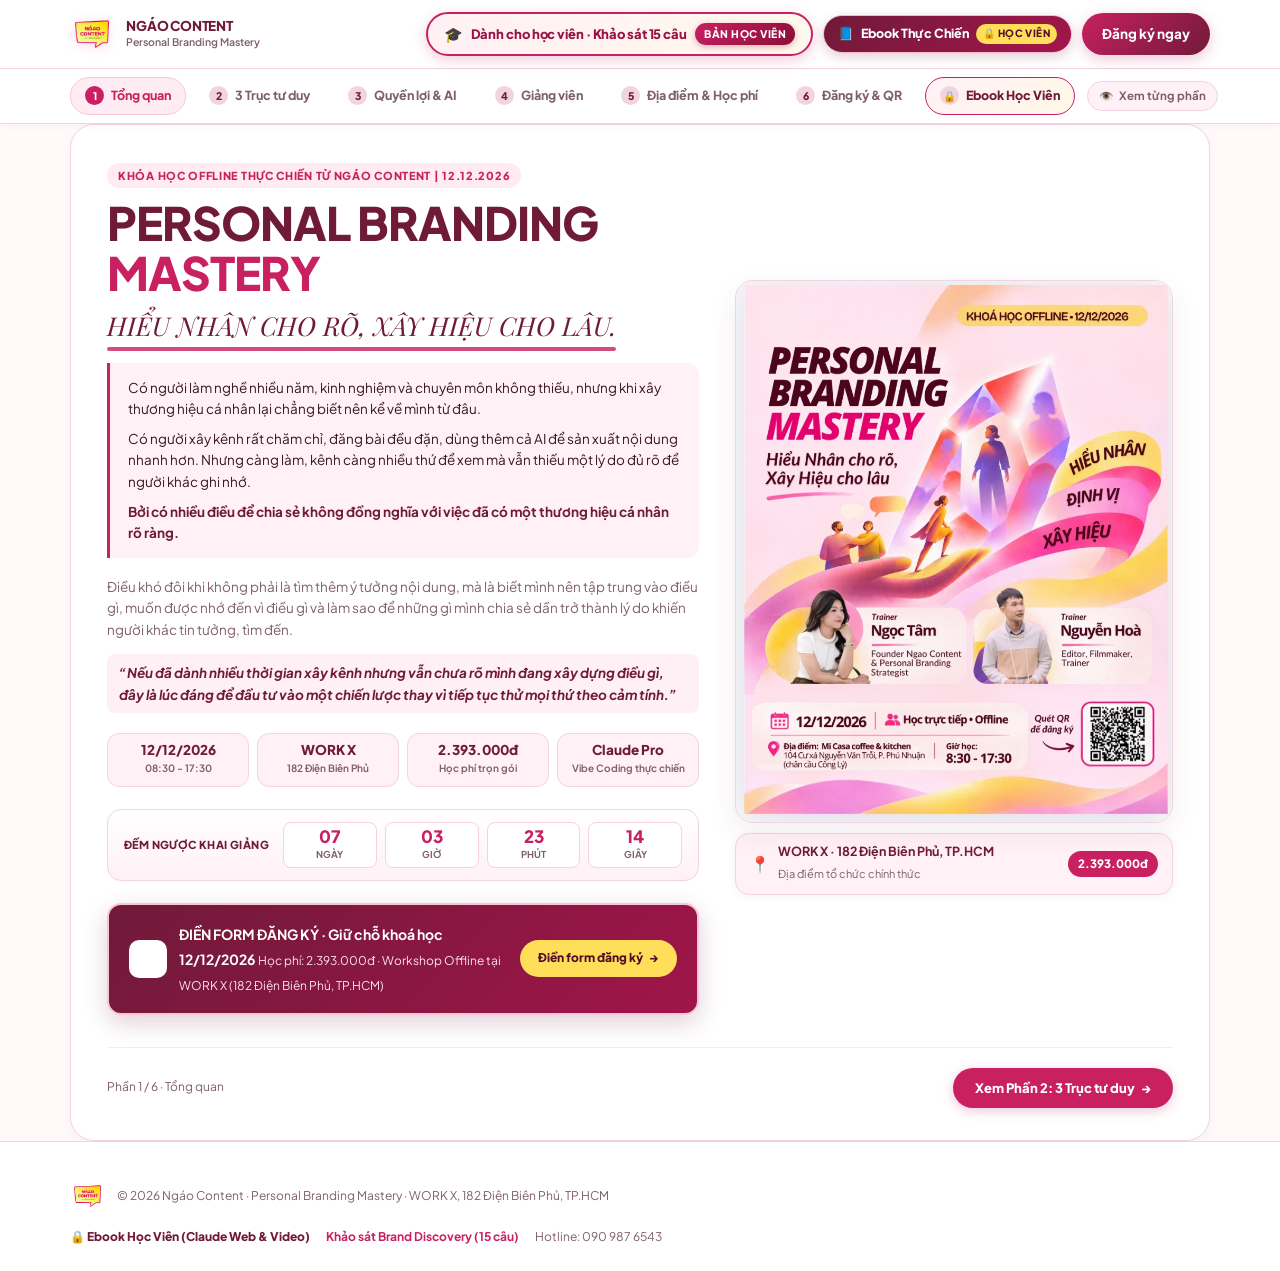
<file: index.html>
<!DOCTYPE html>
<html lang="vi">
<head>
  <meta charset="utf-8">
  <meta name="viewport" content="width=device-width, initial-scale=1">
  <title>Personal Branding Mastery | Khóa học Offline Ngáo Content</title>
  <meta name="description" content="Khóa học Offline thực chiến từ Ngáo Content | 12.12.2026 tại WORK X, 182 Điện Biên Phủ, TP.HCM cùng Trainer Ngọc Tâm & Nguyễn Hoà. Hiểu Nhân cho rõ, Xây Hiệu cho lâu.">
  <meta name="theme-color" content="#C82061">
  <link rel="preconnect" href="https://fonts.googleapis.com">
  <link rel="preconnect" href="https://fonts.gstatic.com" crossorigin>
  <link href="https://fonts.googleapis.com/css2?family=Plus+Jakarta+Sans:wght@400;500;600;700;800;900&family=Playfair+Display:ital,wght@0,600;0,700;1,600&display=swap" rel="stylesheet">
  <style>
    :root {
      --primary: #C82061;
      --primary-dark: #701A39;
      --primary-light: #FFEBF2;
      --primary-hover: #AB164F;
      --gold: #D89824;
      --gold-light: #FDECC8;
      --bg: #FFF9FA;
      --bg-alt: #FFF1F5;
      --card-bg: #FFFFFF;
      --text: #381525;
      --text-muted: #7E5F6F;
      --text-light: #9B7E8C;
      --border: #F1D4DF;
      --border-light: #FCE8EE;
      --shadow-sm: 0 4px 12px rgba(112, 26, 57, 0.04);
      --shadow-md: 0 10px 28px rgba(112, 26, 57, 0.08);
      --shadow-lg: 0 18px 42px rgba(112, 26, 57, 0.12);
      --radius-sm: 10px;
      --radius-md: 18px;
      --radius-lg: 24px;
      --font-sans: 'Plus Jakarta Sans', system-ui, -apple-system, sans-serif;
      --font-serif: 'Playfair Display', Georgia, serif;
    }

    * { box-sizing: border-box; margin: 0; padding: 0; }
    html { scroll-behavior: smooth; }
    body {
      background: var(--bg);
      color: var(--text);
      font-family: var(--font-sans);
      line-height: 1.58;
      -webkit-font-smoothing: antialiased;
      overflow-x: hidden;
      min-height: 100vh;
      display: flex;
      flex-direction: column;
    }

    img { max-width: 100%; height: auto; display: block; }
    button, input, select, textarea { font: inherit; }
    a { color: inherit; text-decoration: none; }

    .container {
      width: 100%;
      max-width: 1180px;
      margin: 0 auto;
      padding: 0 20px;
    }

    /* HEADER */
    header {
      position: sticky;
      top: 0;
      z-index: 100;
      background: rgba(255, 255, 255, 0.95);
      backdrop-filter: blur(14px);
      -webkit-backdrop-filter: blur(14px);
      border-bottom: 1px solid var(--border);
    }
    .nav-wrap {
      display: flex;
      align-items: center;
      justify-content: space-between;
      height: 68px;
      gap: 14px;
    }
    .brand-logo {
      display: flex;
      align-items: center;
      gap: 12px;
      text-decoration: none;
    }
    .brand-logo-img {
      height: 46px;
      width: auto;
      object-fit: contain;
      filter: drop-shadow(0 2px 6px rgba(200, 32, 97, 0.16));
      transition: transform 0.25s ease;
    }
    .brand-logo:hover .brand-logo-img {
      transform: scale(1.05) rotate(-2deg);
    }
    .emblem {
      width: 40px;
      height: 40px;
      background: linear-gradient(135deg, var(--primary), var(--primary-dark));
      color: #fff;
      display: grid;
      place-items: center;
      font-size: 21px;
      font-weight: 900;
      border-radius: 11px;
      box-shadow: 0 3px 12px rgba(200, 32, 97, 0.28);
    }
    .brand-info b {
      display: block;
      font-size: 13.5px;
      font-weight: 850;
      letter-spacing: -0.2px;
      color: var(--primary-dark);
      line-height: 1.2;
    }
    .brand-info small {
      display: block;
      font-size: 10.5px;
      color: var(--text-muted);
      font-weight: 600;
    }

    .nav-actions {
      display: flex;
      align-items: center;
      gap: 10px;
    }
    .btn-quiz {
      display: inline-flex;
      align-items: center;
      gap: 8px;
      padding: 8px 16px;
      background: linear-gradient(135deg, #FFF0F5 0%, #FFF9EC 100%);
      color: #9A1144;
      border: 2px solid #C82061;
      border-radius: 99px;
      font-size: 13px;
      font-weight: 850;
      letter-spacing: -0.1px;
      box-shadow: 0 4px 14px rgba(200, 32, 97, 0.22);
      animation: pulseStudentBtn 2.2s infinite ease-in-out;
      transition: all 0.25s cubic-bezier(0.16, 1, 0.3, 1);
      position: relative;
    }
    .btn-quiz:hover {
      background: linear-gradient(135deg, #FFE5EE 0%, #FFF3D6 100%);
      border-color: #A00E40;
      transform: translateY(-2px) scale(1.02);
      box-shadow: 0 8px 24px rgba(200, 32, 97, 0.32);
    }
    .btn-quiz .badge-student {
      font-size: 10.5px;
      font-weight: 900;
      background: linear-gradient(135deg, #C82061, #8A0E38);
      color: #fff;
      padding: 3px 9px;
      border-radius: 99px;
      letter-spacing: 0.5px;
      text-transform: uppercase;
      box-shadow: 0 2px 6px rgba(138, 14, 56, 0.3);
    }
    @keyframes pulseStudentBtn {
      0% { box-shadow: 0 0 0 0 rgba(200, 32, 97, 0.4), 0 4px 14px rgba(200, 32, 97, 0.22); }
      70% { box-shadow: 0 0 0 8px rgba(200, 32, 97, 0), 0 6px 18px rgba(200, 32, 97, 0.3); }
      100% { box-shadow: 0 0 0 0 rgba(200, 32, 97, 0), 0 4px 14px rgba(200, 32, 97, 0.22); }
    }

    .btn-primary {
      display: inline-flex;
      align-items: center;
      justify-content: center;
      padding: 10px 20px;
      background: linear-gradient(135deg, var(--primary), var(--primary-dark));
      color: #fff;
      border: none;
      border-radius: 99px;
      font-size: 13.5px;
      font-weight: 750;
      cursor: pointer;
      box-shadow: 0 4px 14px rgba(200, 32, 97, 0.25);
      transition: all 0.2s ease;
      white-space: nowrap;
    }
    .btn-primary:hover {
      transform: translateY(-1px);
      box-shadow: 0 6px 18px rgba(200, 32, 97, 0.35);
    }

    /* PART SELECTOR / SUBNAV BAR */
    .part-nav-bar {
      background: #fff;
      border-bottom: 1px solid var(--border);
      position: sticky;
      top: 68px;
      z-index: 90;
      box-shadow: 0 2px 8px rgba(112, 26, 57, 0.03);
    }
    .part-nav-container {
      display: flex;
      align-items: center;
      justify-content: space-between;
      gap: 12px;
      overflow-x: auto;
      scrollbar-width: none;
      padding: 8px 20px;
    }
    .part-nav-container::-webkit-scrollbar { display: none; }
    
    .part-tabs {
      display: flex;
      align-items: center;
      gap: 8px;
      list-style: none;
    }
    .part-tab-btn {
      display: inline-flex;
      align-items: center;
      gap: 7px;
      padding: 8px 14px;
      border-radius: 99px;
      font-size: 12.5px;
      font-weight: 750;
      color: var(--text-muted);
      border: 1.5px solid transparent;
      background: transparent;
      cursor: pointer;
      white-space: nowrap;
      transition: all 0.2s ease;
    }
    .part-tab-btn:hover {
      background: var(--bg-alt);
      color: var(--primary-dark);
    }
    .part-tab-btn.active {
      background: var(--primary-light);
      border-color: #F6CAD8;
      color: var(--primary);
    }
    .part-tab-btn .badge-num {
      width: 19px;
      height: 19px;
      border-radius: 50%;
      background: #F1D4DF;
      color: var(--primary-dark);
      display: grid;
      place-items: center;
      font-size: 10.5px;
      font-weight: 800;
    }
    .part-tab-btn.active .badge-num {
      background: var(--primary);
      color: #fff;
    }

    .view-mode-toggle {
      display: flex;
      align-items: center;
      gap: 6px;
      font-size: 11.5px;
      font-weight: 700;
      color: var(--text-muted);
      background: var(--bg-alt);
      padding: 5px 11px;
      border-radius: 99px;
      border: 1px solid var(--border);
      cursor: pointer;
      white-space: nowrap;
    }
    .view-mode-toggle:hover { color: var(--primary); }

    /* MAIN CONTENT VIEWPORTS */
    main { flex: 1; padding: 24px 0 50px; }

    .part-section {
      display: none;
      animation: fadeIn 0.25s ease-out;
      scroll-margin-top: 135px;
    }
    .part-section.active {
      display: block;
    }
    body.mode-full-scroll .part-section {
      display: block !important;
      padding-bottom: 48px;
      margin-bottom: 48px;
      border-bottom: 1px dashed var(--border);
    }
    @keyframes fadeIn {
      from { opacity: 0; transform: translateY(6px); }
      to { opacity: 1; transform: translateY(0); }
    }

    .part-card {
      background: #fff;
      border: 1.5px solid var(--border);
      border-radius: var(--radius-lg);
      padding: 36px 36px 32px;
      box-shadow: var(--shadow-sm);
    }

    .sec-badge {
      display: inline-block;
      font-size: 11px;
      font-weight: 850;
      text-transform: uppercase;
      letter-spacing: 0.7px;
      color: var(--primary);
      background: var(--primary-light);
      padding: 4px 11px;
      border-radius: 99px;
      margin-bottom: 10px;
    }
    .sec-title {
      font-size: clamp(23px, 2.8vw, 34px);
      font-weight: 900;
      color: var(--primary-dark);
      letter-spacing: -0.6px;
      line-height: 1.2;
      margin-bottom: 10px;
    }
    .sec-desc {
      font-size: 14.5px;
      color: var(--text-muted);
      line-height: 1.62;
      max-width: 720px;
      margin-bottom: 24px;
    }

    /* PART 1: OVERVIEW HERO */
    .overview-grid {
      display: grid;
      grid-template-columns: 1.15fr 0.85fr;
      gap: 36px;
      align-items: center;
    }
    .hero-h1 {
      font-size: clamp(30px, 3.8vw, 46px);
      font-weight: 900;
      line-height: 1.08;
      letter-spacing: -1px;
      color: var(--primary-dark);
      text-transform: uppercase;
      margin-bottom: 8px;
    }
    .hero-h1 em {
      display: block;
      color: var(--primary);
      font-style: normal;
    }
    .hero-slogan {
      font-family: var(--font-serif);
      font-size: clamp(19px, 2.2vw, 26px);
      font-style: italic;
      color: var(--primary-dark);
      margin-bottom: 16px;
      display: inline-block;
      position: relative;
    }
    .hero-slogan::after {
      content: "";
      position: absolute;
      left: 0;
      bottom: -4px;
      width: 100%;
      height: 4px;
      background: var(--primary);
      border-radius: 2px;
      opacity: 0.8;
    }

    .pain-box {
      background: var(--bg-alt);
      border-left: 3px solid var(--primary);
      padding: 14px 18px;
      border-radius: 0 12px 12px 0;
      font-size: 13.5px;
      color: var(--text);
      line-height: 1.6;
      margin-bottom: 18px;
    }
    .pain-box p { margin-bottom: 8px; }
    .pain-box p:last-child { margin-bottom: 0; }

    .hero-quote-highlight {
      font-style: italic;
      color: var(--primary-dark);
      font-weight: 700;
      font-size: 13.5px;
      margin-bottom: 20px;
      display: block;
      padding: 8px 12px;
      background: #FFF0F5;
      border-radius: 8px;
    }

    /* STATS BADGES */
    .quick-stats {
      display: grid;
      grid-template-columns: repeat(4, 1fr);
      gap: 8px;
      margin-bottom: 22px;
    }
    .stat-pill {
      background: var(--bg-alt);
      border: 1px solid var(--border);
      border-radius: 12px;
      padding: 9px 8px;
      text-align: center;
    }
    .stat-pill strong {
      display: block;
      font-size: 13.5px;
      font-weight: 850;
      color: var(--primary-dark);
      line-height: 1.1;
    }
    .stat-pill small {
      display: block;
      font-size: 10px;
      color: var(--text-muted);
      font-weight: 650;
      margin-top: 3px;
    }

    /* COUNTDOWN */
    .countdown-bar {
      background: linear-gradient(180deg, #FFFFFF, var(--bg-alt));
      border: 1.5px solid var(--border);
      border-radius: 14px;
      padding: 12px 16px;
      display: flex;
      align-items: center;
      gap: 14px;
      margin-bottom: 22px;
    }
    .cd-title {
      font-size: 11px;
      font-weight: 800;
      color: var(--primary-dark);
      text-transform: uppercase;
      letter-spacing: 0.4px;
      min-width: 90px;
    }
    .cd-items {
      display: flex;
      gap: 8px;
      flex: 1;
    }
    .cd-box {
      flex: 1;
      text-align: center;
      background: #fff;
      border: 1px solid #F8D1E0;
      border-radius: 8px;
      padding: 5px 2px;
    }
    .cd-box b {
      display: block;
      font-size: 17px;
      font-weight: 900;
      color: var(--primary);
      line-height: 1;
    }
    .cd-box span {
      display: block;
      font-size: 9.5px;
      color: var(--text-muted);
      font-weight: 700;
      text-transform: uppercase;
      margin-top: 2px;
    }

    /* POSTER CARD RIGHT */
    .poster-wrap {
      border: 1.5px solid var(--border);
      border-radius: var(--radius-md);
      overflow: hidden;
      box-shadow: var(--shadow-md);
      background: #FFF1F5;
      position: relative;
    }
    .poster-wrap img {
      width: 100%;
      aspect-ratio: 825 / 1024;
      object-fit: cover;
    }

    /* PART 2: INTERACTIVE 3-PILLAR TABS */
    .pillar-tabs {
      display: grid;
      grid-template-columns: repeat(3, 1fr);
      gap: 12px;
      margin-bottom: 24px;
    }
    .pillar-tab-card {
      background: var(--bg-alt);
      border: 2px solid var(--border);
      border-radius: 14px;
      padding: 16px 14px;
      cursor: pointer;
      text-align: left;
      transition: all 0.2s ease;
    }
    .pillar-tab-card:hover {
      border-color: #E2A6BD;
      background: #FFF4F8;
    }
    .pillar-tab-card.active {
      background: #fff;
      border-color: var(--primary);
      box-shadow: 0 4px 16px rgba(200, 32, 97, 0.12);
    }
    .pillar-tab-badge {
      display: inline-block;
      font-size: 10.5px;
      font-weight: 850;
      color: var(--primary);
      text-transform: uppercase;
      margin-bottom: 4px;
    }
    .pillar-tab-card h4 {
      font-size: 16px;
      font-weight: 850;
      color: var(--primary-dark);
      letter-spacing: -0.2px;
    }
    .pillar-tab-card small {
      display: block;
      font-size: 11px;
      color: var(--text-muted);
      margin-top: 2px;
    }

    .pillar-detail-box {
      background: var(--bg-alt);
      border: 1.5px solid var(--border);
      border-radius: var(--radius-md);
      padding: 26px 28px;
    }
    .p-detail-content { display: none; }
    .p-detail-content.active { display: block; animation: fadeIn 0.2s ease; }
    .p-detail-content h3 {
      font-size: 19px;
      font-weight: 850;
      color: var(--primary-dark);
      margin-bottom: 10px;
    }
    .p-detail-content p {
      font-size: 13.5px;
      color: var(--text);
      line-height: 1.62;
      margin-bottom: 16px;
    }
    .p-list {
      list-style: none;
      display: grid;
      gap: 10px;
    }
    .p-list li {
      display: flex;
      align-items: flex-start;
      gap: 10px;
      font-size: 13px;
      font-weight: 600;
      color: var(--text);
    }
    .p-list li span {
      color: var(--primary);
      font-size: 14px;
      flex-shrink: 0;
    }

    /* PART 3: PACKAGES & BEYOND 1-DAY VALUE */
    .benefit-grid {
      display: grid;
      grid-template-columns: repeat(2, 1fr);
      gap: 18px;
      margin-top: 20px;
    }
    .benefit-card {
      background: var(--bg-alt);
      border: 1.5px solid var(--border);
      border-radius: 14px;
      padding: 20px;
      display: flex;
      gap: 14px;
      align-items: flex-start;
      transition: all 0.2s ease;
    }
    .benefit-card:hover {
      background: #fff;
      border-color: var(--primary);
      box-shadow: var(--shadow-sm);
    }
    .benefit-icon {
      width: 44px;
      height: 44px;
      background: #fff;
      border: 1.5px solid var(--border);
      border-radius: 12px;
      display: grid;
      place-items: center;
      font-size: 20px;
      flex-shrink: 0;
    }
    .benefit-card h4 {
      font-size: 15px;
      font-weight: 850;
      color: var(--primary-dark);
      margin-bottom: 4px;
    }
    .benefit-card p {
      font-size: 12.5px;
      color: var(--text-muted);
      line-height: 1.5;
    }

    .ai-highlight-card {
      grid-column: span 2;
      background: linear-gradient(135deg, #701A39, #450B20);
      color: #fff;
      border-radius: 16px;
      padding: 24px 28px;
      border: 1.5px solid #A01548;
      box-shadow: 0 8px 24px rgba(112, 26, 57, 0.2);
    }
    .ai-highlight-card h4 {
      color: #FFD43B;
      font-size: 17px;
      font-weight: 850;
      margin-bottom: 8px;
      display: flex;
      align-items: center;
      gap: 8px;
    }
    .ai-highlight-card p {
      color: #F8D8E5;
      font-size: 13.5px;
      line-height: 1.6;
      margin-bottom: 12px;
    }
    .ai-highlight-quote {
      font-family: var(--font-serif);
      font-style: italic;
      color: #FFF;
      font-size: 13.5px;
      border-left: 3px solid #FFD43B;
      padding-left: 12px;
    }

    /* PART 4: TRAINERS */
    .trainers-row {
      display: grid;
      grid-template-columns: 1fr 1fr;
      gap: 24px;
    }
    .trainer-box {
      background: var(--bg-alt);
      border: 1.5px solid var(--border);
      border-radius: var(--radius-md);
      padding: 24px;
      display: grid;
      grid-template-columns: 110px 1fr;
      gap: 20px;
      align-items: center;
      transition: all 0.2s ease;
    }
    .trainer-box:hover {
      background: #fff;
      border-color: var(--primary);
      box-shadow: var(--shadow-md);
    }
    .t-avatar {
      width: 105px;
      height: 105px;
      border-radius: 50%;
      overflow: hidden;
      border: 3px solid #fff;
      box-shadow: 0 4px 14px rgba(112, 26, 57, 0.12);
      background: #fff;
      flex-shrink: 0;
    }
    .t-avatar img {
      width: 100%;
      height: 100%;
      object-fit: cover;
    }
    .trainer-box h3 {
      font-size: 20px;
      font-weight: 900;
      color: var(--primary-dark);
      margin-bottom: 4px;
    }
    .t-role {
      font-size: 12px;
      font-weight: 750;
      color: var(--primary);
      margin-bottom: 8px;
    }
    .t-desc {
      font-size: 12.5px;
      color: var(--text-muted);
      line-height: 1.55;
    }
    .t-quote {
      margin-top: 10px;
      padding-top: 8px;
      border-top: 1px dashed var(--border);
      font-family: var(--font-serif);
      font-style: italic;
      font-size: 12px;
      color: var(--primary-dark);
    }

    /* PART 5: LOGISTICS & PRICING */
    .logistics-grid {
      display: grid;
      grid-template-columns: repeat(3, 1fr);
      gap: 16px;
      margin-bottom: 24px;
    }
    .log-card {
      background: var(--bg-alt);
      border: 1.5px solid var(--border);
      border-radius: 14px;
      padding: 20px 18px;
    }
    .log-card .icon {
      font-size: 24px;
      margin-bottom: 8px;
    }
    .log-card span {
      display: block;
      font-size: 11px;
      font-weight: 800;
      color: var(--primary);
      text-transform: uppercase;
      letter-spacing: 0.4px;
      margin-bottom: 2px;
    }
    .log-card strong {
      display: block;
      font-size: 15px;
      font-weight: 850;
      color: var(--primary-dark);
      margin-bottom: 4px;
    }
    .log-card p {
      font-size: 12.5px;
      color: var(--text-muted);
      line-height: 1.45;
    }

    .pricing-banner {
      background: linear-gradient(135deg, #FFF0F5 0%, #FFF8E7 100%);
      border: 2px solid #C82061;
      border-radius: 16px;
      padding: 20px 24px;
      display: flex;
      align-items: center;
      justify-content: space-between;
      gap: 20px;
      margin-bottom: 24px;
      box-shadow: 0 4px 16px rgba(200, 32, 97, 0.12);
    }
    .price-val {
      font-size: clamp(24px, 3vw, 34px);
      font-weight: 900;
      color: var(--primary);
      line-height: 1;
    }
    .price-note {
      font-size: 12px;
      color: #8E204E;
      font-weight: 700;
      margin-top: 4px;
    }

    .audience-tag-wrap {
      background: var(--bg-alt);
      border: 1px solid var(--border);
      border-radius: 12px;
      padding: 16px;
      margin-bottom: 24px;
    }
    .audience-tag-wrap strong {
      display: block;
      font-size: 13px;
      color: var(--primary-dark);
      margin-bottom: 8px;
    }
    .audience-tags {
      display: flex;
      flex-wrap: wrap;
      gap: 8px;
    }
    .aud-tag {
      background: #fff;
      border: 1px solid var(--border);
      border-radius: 99px;
      padding: 5px 12px;
      font-size: 12px;
      font-weight: 650;
      color: var(--text);
    }

    /* PART 6: REGISTRATION & QR */
    .register-single-wrap {
      max-width: 560px;
      margin: 0 auto;
    }
    .qr-box-wrap {
      background: var(--bg-alt);
      border: 1.5px solid #F1CAD8;
      border-radius: var(--radius-lg);
      padding: 34px 28px;
      text-align: center;
      display: flex;
      flex-direction: column;
      align-items: center;
      justify-content: center;
      box-shadow: var(--shadow-sm);
    }
    .qr-img {
      width: 175px;
      height: 175px;
      background: #ffffff;
      border: 2px solid var(--primary);
      border-radius: 16px;
      padding: 10px;
      margin: 0 auto 12px;
      box-shadow: 0 4px 16px rgba(200, 32, 97, 0.16);
      display: flex;
      align-items: center;
      justify-content: center;
      box-sizing: border-box;
    }
    .qr-img a {
      display: flex;
      align-items: center;
      justify-content: center;
      width: 100%;
      height: 100%;
    }
    .qr-img img {
      width: 100%;
      height: 100%;
      object-fit: contain;
      display: block;
      border-radius: 6px;
    }
    .qr-box-wrap h4 {
      font-size: 15px;
      font-weight: 850;
      color: var(--primary-dark);
      margin-bottom: 4px;
    }
    .qr-box-wrap p {
      font-size: 11.5px;
      color: var(--text-muted);
      line-height: 1.45;
      max-width: 240px;
    }

    /* STEP NAVIGATION FOOTER INSIDE EACH PART */
    .part-nav-footer {
      margin-top: 32px;
      padding-top: 20px;
      border-top: 1px solid var(--border-light);
      display: flex;
      align-items: center;
      justify-content: space-between;
      gap: 12px;
    }
    .btn-step-prev {
      display: inline-flex;
      align-items: center;
      gap: 6px;
      padding: 9px 18px;
      background: var(--bg-alt);
      color: var(--text-muted);
      border: 1px solid var(--border);
      border-radius: 99px;
      font-size: 13px;
      font-weight: 750;
      cursor: pointer;
      transition: all 0.2s ease;
    }
    .btn-step-prev:hover {
      background: #fff;
      color: var(--primary-dark);
    }
    .btn-step-next {
      display: inline-flex;
      align-items: center;
      gap: 6px;
      padding: 10px 22px;
      background: var(--primary);
      color: #fff;
      border: none;
      border-radius: 99px;
      font-size: 13px;
      font-weight: 800;
      cursor: pointer;
      box-shadow: 0 3px 12px rgba(200, 32, 97, 0.25);
      transition: all 0.2s ease;
    }
    .btn-step-next:hover {
      background: var(--primary-hover);
      transform: translateX(2px);
    }

    /* INTEGRATED BANNER TO BRAND DISCOVERY */
    .mini-tool-banner {
      background: linear-gradient(135deg, #701A39, #991648);
      color: #fff;
      border-radius: 14px;
      padding: 16px 20px;
      display: flex;
      align-items: center;
      justify-content: space-between;
      gap: 16px;
      margin-top: 22px;
    }
    .mini-tool-btn {
      padding: 7px 14px;
      background: #fff;
      color: var(--primary-dark);
      border-radius: 99px;
      font-size: 12px;
      font-weight: 800;
      white-space: nowrap;
      transition: all 0.2s ease;
    }
    .mini-tool-btn:hover { background: var(--gold-light); }

    /* FOOTER */
    footer {
      background: #fff;
      border-top: 1px solid var(--border);
      padding: 36px 0 24px;
      margin-top: auto;
    }
    .footer-inner {
      display: flex;
      align-items: center;
      justify-content: space-between;
      font-size: 12px;
      color: var(--text-muted);
      flex-wrap: wrap;
      gap: 14px;
    }

    /* MODAL */
    .modal-overlay {
      display: none;
      position: fixed;
      inset: 0;
      background: rgba(40, 10, 24, 0.65);
      backdrop-filter: blur(5px);
      z-index: 999;
      place-items: center;
      padding: 20px;
    }
    .modal-overlay.active { display: grid; }
    .modal-card {
      background: #fff;
      border-radius: var(--radius-md);
      padding: 32px 28px;
      max-width: 440px;
      width: 100%;
      text-align: center;
      box-shadow: var(--shadow-lg);
      border: 1.5px solid var(--border);
    }
    .modal-card h3 {
      font-size: 20px;
      font-weight: 900;
      color: var(--primary-dark);
      margin-bottom: 8px;
    }
    .modal-card p {
      font-size: 13px;
      color: var(--text-muted);
      line-height: 1.55;
      margin-bottom: 20px;
    }

    /* RESPONSIVE */
    @media (max-width: 900px) {
      .overview-grid { grid-template-columns: 1fr; gap: 24px; }
      .trainers-row { grid-template-columns: 1fr; }
      .benefit-grid { grid-template-columns: 1fr; }
      .ai-highlight-card { grid-column: span 1; }
      .pricing-banner { flex-direction: column; text-align: center; }
      .register-grid { grid-template-columns: 1fr; }
      .logistics-grid { grid-template-columns: 1fr; }
      .pillar-tabs { grid-template-columns: 1fr; }
      .part-card { padding: 24px 20px; }
      .quick-stats { grid-template-columns: repeat(2, 1fr); }
    }
    @media (max-width: 768px) {
      .nav-wrap { flex-wrap: wrap; gap: 8px; }
      .nav-actions { gap: 6px; }
      .btn-quiz { padding: 6px 11px; font-size: 11.5px; }
      .btn-quiz .btn-quiz-full-text { display: none !important; }
      .btn-quiz .btn-quiz-short-text { display: inline !important; }
      .btn-quiz .badge-student { display: none; }
      .btn-ebook-nav { padding: 6px 11px; font-size: 11.5px; }
    }
  </style>
  <link rel="stylesheet" href="ebook-style.css?v=20261118_v2">
</head>
<body>

  <!-- HEADER -->
  <header>
    <div class="container nav-wrap">
      <a href="index.html" class="brand-logo" aria-label="Trang chủ Ngáo Content">
        <img src="assets/logo_ngao_content.png" alt="Ngáo Content Logo" class="brand-logo-img">
        <div class="brand-info">
          <b>NGÁO CONTENT</b>
          <small>Personal Branding Mastery</small>
        </div>
      </a>

      <div class="nav-actions">
        <a href="brand-discovery.html" class="btn-quiz" title="Khu vực dành riêng cho học viên: Khảo sát định vị thương hiệu 15 câu & nhận Brand Guideline 24 slide">
          <span style="font-size:15px">🎓</span>
          <span class="btn-quiz-full-text">Dành cho học viên · Khảo sát 15 câu</span>
          <span class="btn-quiz-short-text" style="display:none">Khảo sát 15 câu</span>
          <span class="badge-student">BẢN HỌC VIÊN</span>
        </a>
        <button type="button" class="btn-ebook-nav" onclick="goToPart('ebook')" title="Ebook thực chiến Claude làm Web & Video — Chỉ dành cho học viên có mã PASS">
          <span>📘</span>
          <span>Ebook Thực Chiến</span>
          <span class="vip-pill">🔒 HỌC VIÊN</span>
        </button>
        <button type="button" class="btn-primary" onclick="goToPart('register')">Đăng ký ngay</button>
      </div>
    </div>
  </header>

  <!-- SUBNAV / PART SELECTOR BAR -->
  <nav class="part-nav-bar" aria-label="Điều hướng các phần của khoá học">
    <div class="container part-nav-container">
      <ul class="part-tabs" role="tablist">
        <li>
          <button class="part-tab-btn active" id="tabBtn-overview" role="tab" aria-selected="true" onclick="goToPart('overview')">
            <span class="badge-num">1</span>
            <span>Tổng quan</span>
          </button>
        </li>
        <li>
          <button class="part-tab-btn" id="tabBtn-curriculum" role="tab" aria-selected="false" onclick="goToPart('curriculum')">
            <span class="badge-num">2</span>
            <span>3 Trục tư duy</span>
          </button>
        </li>
        <li>
          <button class="part-tab-btn" id="tabBtn-benefits" role="tab" aria-selected="false" onclick="goToPart('benefits')">
            <span class="badge-num">3</span>
            <span>Quyền lợi & AI</span>
          </button>
        </li>
        <li>
          <button class="part-tab-btn" id="tabBtn-trainers" role="tab" aria-selected="false" onclick="goToPart('trainers')">
            <span class="badge-num">4</span>
            <span>Giảng viên</span>
          </button>
        </li>
        <li>
          <button class="part-tab-btn" id="tabBtn-logistics" role="tab" aria-selected="false" onclick="goToPart('logistics')">
            <span class="badge-num">5</span>
            <span>Địa điểm & Học phí</span>
          </button>
        </li>
        <li>
          <button class="part-tab-btn" id="tabBtn-register" role="tab" aria-selected="false" onclick="goToPart('register')">
            <span class="badge-num">6</span>
            <span>Đăng ký & QR</span>
          </button>
        </li>
        <li>
          <button class="part-tab-btn ebook-special-tab" id="tabBtn-ebook" role="tab" aria-selected="false" onclick="goToPart('ebook')">
            <span class="badge-num">🔒</span>
            <span>Ebook Học Viên</span>
          </button>
        </li>
      </ul>

      <button type="button" class="view-mode-toggle" id="viewModeToggle" onclick="toggleViewMode()" title="Chuyển chế độ xem từng phần hoặc cuộn toàn trang">
        <span id="viewModeIcon">👁️</span>
        <span id="viewModeText">Xem từng phần</span>
      </button>
    </div>
  </nav>

  <!-- MAIN VIEWPORTS -->
  <main class="container">

    <!-- PHẦN 1: TỔNG QUAN -->
    <section class="part-section active" id="part-overview" role="tabpanel" aria-labelledby="tabBtn-overview">
      <div class="part-card">
        <div class="overview-grid">
          <div>
            <span class="sec-badge">Khóa học Offline thực chiến từ Ngáo Content | 12.12.2026</span>
            <h1 class="hero-h1">
              PERSONAL BRANDING
              <em>MASTERY</em>
            </h1>
            <div class="hero-slogan">HIỂU NHÂN CHO RÕ, XÂY HIỆU CHO LÂU.</div>
            
            <div class="pain-box">
              <p>Có người làm nghề nhiều năm, kinh nghiệm và chuyên môn không thiếu, nhưng khi xây thương hiệu cá nhân lại chẳng biết nên kể về mình từ đâu.</p>
              <p>Có người xây kênh rất chăm chỉ, đăng bài đều đặn, dùng thêm cả AI để sản xuất nội dung nhanh hơn. Nhưng càng làm, kênh càng nhiều thứ để xem mà vẫn thiếu một lý do đủ rõ để người khác ghi nhớ.</p>
              <p style="font-weight:700;color:var(--primary-dark)">Bởi có nhiều điều để chia sẻ không đồng nghĩa với việc đã có một thương hiệu cá nhân rõ ràng.</p>
            </div>

            <p style="font-size:13.5px;color:var(--text-muted);line-height:1.6;margin-bottom:14px">
              Điều khó đôi khi không phải là tìm thêm ý tưởng nội dung, mà là biết mình nên tập trung vào điều gì, muốn được nhớ đến vì điều gì và làm sao để những gì mình chia sẻ dần trở thành lý do khiến người khác tin tưởng, tìm đến.
            </p>

            <div class="hero-quote-highlight">
              “Nếu đã dành nhiều thời gian xây kênh nhưng vẫn chưa rõ mình đang xây dựng điều gì, đây là lúc đáng để đầu tư vào một chiến lược thay vì tiếp tục thử mọi thứ theo cảm tính.”
            </div>

            <div class="quick-stats">
              <div class="stat-pill">
                <strong>12/12/2026</strong>
                <small>08:30 - 17:30</small>
              </div>
              <div class="stat-pill">
                <strong>WORK X</strong>
                <small>182 Điện Biên Phủ</small>
              </div>
              <div class="stat-pill">
                <strong>2.393.000đ</strong>
                <small>Học phí trọn gói</small>
              </div>
              <div class="stat-pill">
                <strong>Claude Pro</strong>
                <small>Vibe Coding thực chiến</small>
              </div>
            </div>

            <div class="countdown-bar">
              <div class="cd-title">Đếm ngược khai giảng</div>
              <div class="cd-items">
                <div class="cd-box"><b id="cdDays">00</b><span>Ngày</span></div>
                <div class="cd-box"><b id="cdHours">00</b><span>Giờ</span></div>
                <div class="cd-box"><b id="cdMins">00</b><span>Phút</span></div>
                <div class="cd-box"><b id="cdSecs">00</b><span>Giây</span></div>
              </div>
            </div>

            <div class="mini-tool-banner" style="background:linear-gradient(135deg, #701A39 0%, #A01548 100%);border:2px solid #F5C6D8;box-shadow:0 8px 24px rgba(112, 26, 57, 0.2)">
              <div style="display:flex;align-items:center;gap:12px">
                <div style="width:38px;height:38px;background:#fff;border-radius:10px;display:grid;place-items:center;font-size:20px;flex-shrink:0">✍️</div>
                <div>
                  <strong style="font-size:14px;color:#fff">ĐIỀN FORM ĐĂNG KÝ · Giữ chỗ khoá học 12/12/2026</strong>
                  <small style="color:#FFE0EC;font-size:12px">Học phí: 2.393.000đ · Workshop Offline tại WORK X (182 Điện Biên Phủ, TP.HCM)</small>
                </div>
              </div>
              <a href="https://docs.google.com/forms/d/e/1FAIpQLSepAfBro_dd6fLU0Hj6dQpfPBSq8BkOecbS5xvoiyPW0TqbSw/viewform" target="_blank" rel="noopener noreferrer" class="mini-tool-btn" style="background:#FFDE59;color:#540B27;font-weight:900;padding:9px 18px;border:none;white-space:nowrap;display:inline-flex;align-items:center;gap:6px">
                <span>Điền form đăng ký</span>
                <span>→</span>
              </a>
            </div>
          </div>

          <div>
            <div class="poster-wrap">
              <img src="assets/poster.jpg?v=2" alt="Poster Khoá học Personal Branding Mastery" width="825" height="1024">
            </div>
            <div style="margin-top:10px;background:#FFF1F5;border:1.5px solid #F1D4DF;border-radius:14px;padding:10px 14px;display:flex;align-items:center;justify-content:space-between;gap:8px;box-shadow:0 2px 8px rgba(112,26,57,0.06)">
              <div style="display:flex;align-items:center;gap:8px">
                <span style="font-size:16px">📍</span>
                <div>
                  <strong style="font-size:12.5px;color:var(--primary-dark);display:block;line-height:1.2">WORK X · 182 Điện Biên Phủ, TP.HCM</strong>
                  <small style="color:var(--text-muted);font-size:11px">Địa điểm tổ chức chính thức</small>
                </div>
              </div>
              <span style="background:var(--primary);color:#fff;padding:4px 10px;border-radius:99px;font-weight:850;font-size:11.5px">2.393.000đ</span>
            </div>
          </div>
        </div>

        <div class="part-nav-footer">
          <span style="font-size:12px;color:var(--text-muted)">Phần 1 / 6 · Tổng quan</span>
          <button type="button" class="btn-step-next" onclick="goToPart('curriculum')">
            <span>Xem Phần 2: 3 Trục tư duy</span>
            <span>→</span>
          </button>
        </div>
      </div>
    </section>

    <!-- PHẦN 2: 3 TRỤC TƯ DUY -->
    <section class="part-section" id="part-curriculum" role="tabpanel" aria-labelledby="tabBtn-curriculum">
      <div class="part-card">
        <span class="sec-badge">Phương pháp cốt lõi</span>
        <h2 class="sec-title">Ba Trục Tư Duy: Hiểu Nhân – Định Vị – Xây Hiệu</h2>
        <p class="sec-desc">
          Đó là lý do Ngáo Content xây dựng PERSONAL BRANDING MASTERY với ba trục tư duy nền tảng:
        </p>

        <!-- 3 Interactive Tabs -->
        <div class="pillar-tabs">
          <div class="pillar-tab-card active" id="pTab-1" onclick="switchPillar(1)">
            <span class="pillar-tab-badge">Trục 01 · Gốc rễ</span>
            <h4>✦ HIỂU NHÂN</h4>
            <small>Năng lực, giá trị & đối tượng giúp ích</small>
          </div>
          <div class="pillar-tab-card" id="pTab-2" onclick="switchPillar(2)">
            <span class="pillar-tab-badge">Trục 02 · Chiến lược</span>
            <h4>✦ ĐỊNH VỊ</h4>
            <small>Lợi thế khác biệt & lý do chọn bạn</small>
          </div>
          <div class="pillar-tab-card" id="pTab-3" onclick="switchPillar(3)">
            <span class="pillar-tab-badge">Trục 03 · Hệ thống & AI</span>
            <h4>✦ XÂY HIỆU</h4>
            <small>Phát triển kênh & Vibe Coding với Claude</small>
          </div>
        </div>

        <!-- Pillar Details Container -->
        <div class="pillar-detail-box">
          <div class="p-detail-content active" id="pContent-1">
            <h3>✦ HIỂU NHÂN: Hiểu rõ năng lực, trải nghiệm, giá trị riêng và những người mình thực sự có thể giúp ích</h3>
            <p>Xây dựng thương hiệu cá nhân không bắt đầu từ việc cố bắt chước ai đó, mà bắt đầu từ việc bóc tách chính con người thật của bạn.</p>
            <ul class="p-list">
              <li><span>✦</span> Khám phá hệ giá trị, tính cách tự nhiên & lợi thế bất công (Unfair Advantage).</li>
              <li><span>✦</span> Trả lời câu hỏi: Mình thực sự có thể giúp ích cho ai, giải quyết nỗi đau cụ thể nào?</li>
              <li><span>✦</span> Thực hành bài khảo sát Brand Discovery 15 câu đo lường hệ giá trị và phong cách nhận diện.</li>
              <li><span>✦</span> Bóc tách câu chuyện nguồn gốc (Origin Story) chân thật, tạo dựng sự tin tưởng tự nhiên.</li>
            </ul>
          </div>

          <div class="p-detail-content" id="pContent-2">
            <h3>✦ ĐỊNH VỊ: Xác định điều mình muốn được nhớ đến, lợi thế khác biệt và lý do để đúng người lựa chọn mình</h3>
            <p>Trở thành cái tên rõ ràng, sắc nét trong tâm trí khách hàng mục tiêu thay vì trở thành một kênh có nhiều thứ để xem nhưng không ai nhớ đến.</p>
            <ul class="p-list">
              <li><span>✦</span> Xác định điều bạn muốn được nhớ đến đầu tiên khi nhắc đến lĩnh vực chuyên môn.</li>
              <li><span>✦</span> Tìm ra lý do đủ rõ để ĐÚNG người lựa chọn bạn thay vì hàng trăm người khác ngoài kia.</li>
              <li><span>✦</span> Thiết lập Tone of Voice, phong cách ngôn từ và bộ nhận diện thông điệp nhất quán.</li>
              <li><span>✦</span> Xây dựng ma trận Content Pillars đa kênh, đảm bảo nội dung phục vụ đúng chiến lược chuyển đổi.</li>
            </ul>
          </div>

          <div class="p-detail-content" id="pContent-3">
            <h3>✦ XÂY HIỆU: Chuyển định vị thành chiến lược phát triển kênh và nội dung có hệ thống (Ứng dụng AI & Claude)</h3>
            <p>Đặc biệt, thực hành ứng dụng AI và Claude để hỗ trợ sáng tạo, thiết kế, xây dựng website và các công cụ số phục vụ thương hiệu cá nhân.</p>
            <ul class="p-list">
              <li><span>✦</span> <strong>Hệ thống nội dung đa kênh:</strong> Biến định vị thành các chuỗi video ngắn và bài viết có tính chuyển đổi cao.</li>
              <li><span>✦</span> <strong>Thực hành ứng dụng AI & Claude:</strong> Cùng trainer Nguyễn Hoà tiếp cận cách dùng Claude và AI để nghiên cứu, thiết kế hình ảnh, phát triển website, thử nghiệm vibe coding.</li>
              <li><span>✦</span> <strong>Tư duy làm chủ công nghệ:</strong> “Điều quan trọng không phải là AI có thể làm được bao nhiêu thứ, mà là bạn có đủ tư duy để biết nên dùng nó làm gì cho thương hiệu của mình.”</li>
              <li><span>✦</span> <strong>Tự tay xây dựng công cụ số:</strong> Tự tạo các trang web, landing page và mini tools mang đậm dấu ấn cá nhân.</li>
            </ul>
          </div>
        </div>

        <div class="part-nav-footer">
          <button type="button" class="btn-step-prev" onclick="goToPart('overview')">← Phần 1: Tổng quan</button>
          <button type="button" class="btn-step-next" onclick="goToPart('benefits')">
            <span>Xem Phần 3: Quyền lợi & AI</span>
            <span>→</span>
          </button>
        </div>
      </div>
    </section>

    <!-- PHẦN 3: QUYỀN LỢI & AI MANG VỀ -->
    <section class="part-section" id="part-benefits" role="tabpanel" aria-labelledby="tabBtn-benefits">
      <div class="part-card">
        <span class="sec-badge">Đồng hành thực chiến</span>
        <h2 class="sec-title">Không Chỉ Học 1 Ngày, Mà Còn Có Người Đồng Hành Khi Bắt Tay Vào Làm</h2>
        <p class="sec-desc">
          Tham gia Personal Branding Mastery, bạn nhận được trọn gói hỗ trợ sâu sát để không bị rơi vào cảnh "học xong rồi tự loay hoay":
        </p>

        <div class="benefit-grid">
          <div class="benefit-card">
            <div class="benefit-icon">🎓</div>
            <div>
              <h4>01 Ngày Offline Thực Chiến</h4>
              <p>Học trực tiếp cùng Ngọc Tâm và Nguyễn Hoà, kết hợp hoàn hảo giữa tư duy chiến lược, thực hành và ứng dụng AI.</p>
            </div>
          </div>

          <div class="benefit-card">
            <div class="benefit-icon">📅</div>
            <div>
              <h4>14 Ngày Đồng Hành Xây Kênh</h4>
              <p>Tiếp tục triển khai thực tế sau lớp, có đội ngũ mentor đồng hành giải đáp, chỉnh sửa từng bước đi.</p>
            </div>
          </div>

          <div class="benefit-card">
            <div class="benefit-icon">🎬</div>
            <div>
              <h4>02 Video Record Content Marketing</h4>
              <p>Tài liệu bổ trợ kỹ năng sáng tạo nội dung chuyên sâu giúp bạn xem lại và tra cứu bất kỳ lúc nào.</p>
            </div>
          </div>

          <div class="benefit-card">
            <div class="benefit-icon">💻</div>
            <div>
              <h4>01 Buổi Zoom 2 Tiếng Sửa Bài Tập</h4>
              <p>Buổi Zoom chuyên sâu khám kênh, sửa bài tập thực tế và tháo gỡ trực tiếp những vướng mắc khi triển khai.</p>
            </div>
          </div>

          <!-- AI & VIBE CODING HIGHLIGHT -->
          <div class="ai-highlight-card">
            <h4>🤖 Hệ Thống AI Mang Về (Thực hành cùng Trainer Nguyễn Hoà)</h4>
            <p>
              Trong phần thực hành buổi chiều, học viên được tiếp cận cách sử dụng Claude và AI để nghiên cứu, thiết kế hình ảnh, phát triển website, thử nghiệm <strong>vibe coding</strong> và xây dựng những công cụ hỗ trợ công việc thực tế.
            </p>
            <div class="ai-highlight-quote">
              “Điều quan trọng không phải là AI có thể làm được bao nhiêu thứ, mà là bạn có đủ tư duy để biết nên dùng nó làm gì cho thương hiệu của mình.”
            </div>
          </div>
        </div>

        <div class="part-nav-footer">
          <button type="button" class="btn-step-prev" onclick="goToPart('curriculum')">← Phần 2: 3 Trục tư duy</button>
          <button type="button" class="btn-step-next" onclick="goToPart('trainers')">
            <span>Xem Phần 4: Giảng viên</span>
            <span>→</span>
          </button>
        </div>
      </div>
    </section>

    <!-- PHẦN 4: GIẢNG VIÊN -->
    <section class="part-section" id="part-trainers" role="tabpanel" aria-labelledby="tabBtn-trainers">
      <div class="part-card">
        <span class="sec-badge">Đội ngũ chuyên gia</span>
        <h2 class="sec-title">Gặp Gỡ 2 Giảng Viên Đồng Hành</h2>
        <p class="sec-desc">
          Hai góc nhìn bổ trợ toàn diện: Chiến lược thương hiệu bền vững và Kỹ năng làm phim, sáng tạo visual & Vibe Coding bằng AI.
        </p>

        <div class="trainers-row">
          <!-- Ngọc Tâm -->
          <div class="trainer-box">
            <div class="t-avatar">
              <img src="assets/trainer_ngoc_tam.png" alt="Trainer Ngọc Tâm - Founder Ngáo Content">
            </div>
            <div>
              <div class="t-role">Trainer</div>
              <h3>Ngọc Tâm</h3>
              <p style="font-size:12px;font-weight:800;color:var(--primary-dark);margin-bottom:6px">Founder Ngáo Content & Personal Branding Strategist</p>
              <p class="t-desc">
                12+ năm kinh nghiệm hoạt động trong lĩnh vực triển khai và vận hành Marketing cho cá nhân và doanh nghiệp để hệ thống hoá truyền thông và sáng tạo bền vững. Đã đồng hành cùng hàng ngàn học viên bóc tách bản sắc độc bản và xây dựng cộng đồng uy tín.
              </p>
              <div class="t-quote">
                “Thương hiệu cá nhân không phải là vẽ ra một vỏ bọc lung linh, mà là can đảm sống đúng với chất người của mình và lan toả nó một cách kiên định.”
              </div>
            </div>
          </div>

          <!-- Nguyễn Hoà -->
          <div class="trainer-box">
            <div class="t-avatar">
              <img src="assets/trainer_nguyen_hoa.png" alt="Trainer Nguyễn Hoà - Founder Edit Không Khó">
            </div>
            <div>
              <div class="t-role">Trainer</div>
              <h3>Nguyễn Hoà</h3>
              <p style="font-size:12px;font-weight:800;color:var(--primary-dark);margin-bottom:6px">Founder Edit Không Khó | Editor, Filmmaker, Trainer & Vibe Coder</p>
              <p class="t-desc">
                Là người sáng lập Edit Không Khó và phát triển EKK Tools, Nguyễn Hoà tập trung vào lĩnh vực dựng phim, Motion Graphics và ứng dụng AI trong sáng tạo nội dung. Với tư duy kết hợp giữa kỹ thuật, thẩm mỹ và công nghệ, Hoà không chỉ chia sẻ kiến thức thực chiến mà còn phát triển các công cụ giúp tối ưu quy trình làm việc. Anh hướng đến việc giúp người học làm chủ kỹ năng, khai thác sức mạnh AI và tự tin biến ý tưởng sáng tạo thành sản phẩm thực tế.
              </p>
              <div class="t-quote">
                “Kết hợp giữa kỹ thuật, thẩm mỹ và công nghệ để giúp người học làm chủ kỹ năng, khai thác sức mạnh AI và tự tin biến ý tưởng sáng tạo thành sản phẩm thực tế.”
              </div>
            </div>
          </div>
        </div>

        <div class="part-nav-footer">
          <button type="button" class="btn-step-prev" onclick="goToPart('benefits')">← Phần 3: Quyền lợi & AI</button>
          <button type="button" class="btn-step-next" onclick="goToPart('logistics')">
            <span>Xem Phần 5: Địa điểm & Học phí</span>
            <span>→</span>
          </button>
        </div>
      </div>
    </section>

    <!-- PHẦN 5: ĐỊA ĐIỂM & HỌC PHÍ -->
    <section class="part-section" id="part-logistics" role="tabpanel" aria-labelledby="tabBtn-logistics">
      <div class="part-card">
        <span class="sec-badge">Thông tin tổ chức</span>
        <h2 class="sec-title">Thời Gian, Địa Điểm & Học Phí Chính Thức</h2>
        <p class="sec-desc">
          Personal Branding Mastery được tổ chức dưới hình thức Workshop Offline chuyên sâu tại không gian làm việc sáng tạo WORK X.
        </p>

        <!-- PRICING BANNER -->
        <div class="pricing-banner">
          <div>
            <span style="font-size:11px;font-weight:850;color:var(--primary);text-transform:uppercase;letter-spacing:0.5px">HỌC PHÍ CHÍNH THỨC</span>
            <div class="price-val">2.393.000đ <small style="font-size:14px;color:var(--text-muted);font-weight:600">/ học viên</small></div>
            <div class="price-note">Trọn gói 01 ngày Offline + 14 ngày đồng hành + 02 Video record + 01 Zoom sửa bài + Hệ thống AI mang về.</div>
          </div>
          <button type="button" class="btn-primary" onclick="goToPart('register')" style="padding:13px 26px;font-size:14.5px">Đăng ký giữ chỗ ngay</button>
        </div>

        <div class="logistics-grid">
          <div class="log-card">
            <div class="icon">📅</div>
            <span>Thời gian học</span>
            <strong>Thứ Bảy · 12/12/2026</strong>
            <p>Trọn vẹn 1 ngày: 08:30 - 17:30 tập trung cao độ.</p>
          </div>
          <div class="log-card">
            <div class="icon">📍</div>
            <span>Địa điểm học trực tiếp</span>
            <strong>WORK X</strong>
            <p>182 Điện Biên Phủ, Phường Xuân Hòa, TP. Hồ Chí Minh.</p>
          </div>
          <div class="log-card">
            <div class="icon">💻</div>
            <span>Yêu cầu học viên</span>
            <strong>Laptop & Claude Pro</strong>
            <p>*Cần học viên mang theo laptop và đầu tư Claude Pro để thực hành trực tiếp.</p>
          </div>
        </div>

        <!-- TARGET AUDIENCE -->
        <div class="audience-tag-wrap">
          <strong>Khóa học phù hợp với:</strong>
          <div class="audience-tags">
            <span class="aud-tag">✨ Content Creator</span>
            <span class="aud-tag">💼 Chuyên gia / Giảng viên</span>
            <span class="aud-tag">💻 Freelancer</span>
            <span class="aud-tag">📈 Người làm Marketing</span>
            <span class="aud-tag">🛍️ Chủ shop kinh doanh</span>
            <span class="aud-tag">🚀 Founder / Chủ doanh nghiệp</span>
          </div>
          <small style="display:block;margin-top:8px;color:var(--text-muted);font-size:12px">
            Dành cho những ai muốn xây dựng thương hiệu cá nhân từ năng lực thực tế, có định vị rõ ràng và chiến lược phát triển lâu dài.
          </small>
        </div>

        <div class="part-nav-footer">
          <button type="button" class="btn-step-prev" onclick="goToPart('trainers')">← Phần 4: Giảng viên</button>
          <button type="button" class="btn-step-next" onclick="goToPart('register')">
            <span>Xem Phần 6: Đăng ký & QR</span>
            <span>→</span>
          </button>
        </div>
      </div>
    </section>

    <!-- PHẦN 6: ĐĂNG KÝ & QUÉT QR -->
    <section class="part-section" id="part-register" role="tabpanel" aria-labelledby="tabBtn-register">
      <div class="part-card">
        <div style="text-align:center;max-width:680px;margin:0 auto 28px">
          <span class="sec-badge">Ghi danh giữ chỗ</span>
          <h2 class="sec-title" style="margin-bottom:8px">Đăng Ký Tham Gia Khoá Học Offline 12/12/2026</h2>
          <p class="sec-desc" style="margin:0 auto">
            Quét mã QR bằng điện thoại hoặc bấm nút mở trực tiếp Google Form để hoàn tất đăng ký giữ chỗ. Học phí: <strong>2.393.000đ/học viên</strong>.
          </p>
        </div>

        <div class="register-single-wrap">
          <div class="qr-box-wrap">
            <span style="font-size:12px;font-weight:850;color:var(--primary);background:#fff;padding:6px 18px;border-radius:99px;border:1.5px solid var(--border);margin-bottom:18px;letter-spacing:0.3px;box-shadow:0 2px 8px rgba(200,32,97,0.08)">
              QUÉT QR ĐỂ ĐĂNG KÝ TRỰC TIẾP
            </span>

            <div class="qr-img">
              <a href="https://docs.google.com/forms/d/e/1FAIpQLSepAfBro_dd6fLU0Hj6dQpfPBSq8BkOecbS5xvoiyPW0TqbSw/viewform" target="_blank" rel="noopener noreferrer" title="Bấm để mở trực tiếp Google Form đăng ký">
                <img src="assets/qr_code_v2.png?v=20261118" alt="Mã QR Google Form đăng ký khoá học Personal Branding Mastery" width="480" height="480">
              </a>
            </div>

            <div style="font-size:22px;font-weight:900;color:var(--primary-dark);margin:14px 0 6px">
              Học phí: 2.393.000đ <small style="font-size:14px;color:var(--text-muted);font-weight:600">/ học viên</small>
            </div>

            <p style="font-size:13px;color:var(--text-muted);line-height:1.55;max-width:440px;margin-bottom:16px">
              Mở camera hoặc ứng dụng quét mã QR để quét mã bên trên, hoặc bấm nút dưới đây để điền form đăng ký chính thức của Ngáo Content.
            </p>

            <div style="width:100%;max-width:440px;background:#fff;border:1px solid #F3CFDC;border-radius:12px;padding:14px 18px;margin-bottom:20px;text-align:left;font-size:12.5px;color:var(--primary-dark);box-shadow:0 2px 8px rgba(112,26,57,0.04)">
              <div style="display:flex;align-items:center;gap:8px;margin-bottom:6px">
                <span>📍</span>
                <strong>WORK X · 182 Điện Biên Phủ, Phường Xuân Hòa, TP.HCM</strong>
              </div>
              <div style="display:flex;align-items:center;gap:8px;margin-bottom:6px">
                <span>📅</span>
                <span>Thứ Bảy, 12/12/2026 | 08:30 – 17:30</span>
              </div>
              <div style="display:flex;align-items:center;gap:8px">
                <span>💻</span>
                <span style="color:var(--text-muted)">*Cần học viên mang theo Laptop và đầu tư tài khoản Claude Pro.</span>
              </div>
            </div>

            <a href="https://docs.google.com/forms/d/e/1FAIpQLSepAfBro_dd6fLU0Hj6dQpfPBSq8BkOecbS5xvoiyPW0TqbSw/viewform" target="_blank" rel="noopener noreferrer" class="btn-primary" style="padding:14px 32px;font-size:15px;font-weight:850;text-decoration:none;border-radius:12px;display:inline-flex;align-items:center;gap:8px;box-shadow:0 6px 20px rgba(200,32,97,0.28)">
              <span>Mở Google Form Đăng Ký Trực Tiếp</span>
              <span style="font-size:16px">↗</span>
            </a>

            <div style="margin-top:20px;padding-top:14px;border-top:1px dashed #E0B7C6;width:100%;max-width:440px;font-size:12px;color:var(--primary-dark)">
              <strong>Hotline hỗ trợ:</strong> 090 987 6543 (Ngáo Content)
            </div>
          </div>
        </div>

        <div class="part-nav-footer">
          <button type="button" class="btn-step-prev" onclick="goToPart('logistics')">← Phần 5: Địa điểm & Học phí</button>
          <button type="button" class="btn-step-next" onclick="goToPart('ebook')">
            <span>🔒 Mở Ebook Học Viên (Có PASS)</span>
            <span>→</span>
          </button>
        </div>
      </div>
    </section>

    <!-- PHẦN 7: EBOOK HỌC VIÊN (CÓ MẬT KHẨU & BOT AI TƯƠNG TÁC) -->
    <section class="part-section" id="part-ebook" role="tabpanel" aria-labelledby="tabBtn-ebook">
      <div id="ebookMountRoot"></div>
    </section>

  </main>

  <!-- FOOTER -->
  <footer>
    <div class="container footer-inner">
      <div style="display:flex;align-items:center;gap:12px">
        <img src="assets/logo_ngao_content.png" alt="Ngáo Content Logo" style="height:36px;width:auto;object-fit:contain">
        <span>© 2026 Ngáo Content · Personal Branding Mastery · WORK X, 182 Điện Biên Phủ, TP.HCM</span>
      </div>
      <div style="display:flex;gap:16px;flex-wrap:wrap">
        <a href="#ebook" onclick="goToPart('ebook')" style="color:var(--primary-dark);font-weight:800">🔒 Ebook Học Viên (Claude Web & Video)</a>
        <a href="brand-discovery.html" style="color:var(--primary);font-weight:700">Khảo sát Brand Discovery (15 câu)</a>
        <span>Hotline: 090 987 6543</span>
      </div>
    </div>
  </footer>

  <!-- REGISTRATION SUCCESS MODAL -->
  <div class="modal-overlay" id="successModal">
    <div class="modal-card">
      <div style="width:52px;height:52px;background:#EAF6ED;color:#2F7A48;border-radius:50%;display:grid;place-items:center;font-size:26px;margin:0 auto 12px">✓</div>
      <h3>Đăng Ký Thành Công!</h3>
      <p id="modalMsg">
        Cảm ơn bạn đã đăng ký tham gia <strong>Personal Branding Mastery (12/12/2026 tại WORK X)</strong>. Học phí: 2.393.000đ. Bộ phận tuyển sinh Ngáo Content đã ghi nhận và sẽ liên hệ xác nhận trong vòng 15 phút.
      </p>
      <div style="background:var(--bg-alt);padding:12px;border-radius:10px;margin-bottom:18px;font-size:12.5px;color:var(--primary-dark);text-align:left">
        <strong>Khuyến nghị cho học viên:</strong><br>
        1. Chuẩn bị Laptop và tài khoản Claude Pro trước khi đến lớp.<br>
        2. Hoàn thành bài trắc nghiệm 15 câu để nhận Brand Guideline PDF 24 slide mang theo.
      </div>
      <div style="display:flex;gap:8px;justify-content:center">
        <a href="brand-discovery.html" class="btn-primary" style="padding:9px 16px;font-size:12.5px">Làm bài test 15 câu</a>
        <button type="button" class="btn-step-prev" onclick="closeModal()" style="padding:9px 16px;font-size:12.5px">Đóng</button>
      </div>
    </div>
  </div>

  <script src="ebook-engine.js?v=20261118_v2"></script>
  <script>
    // Part Navigation Controller
    const PARTS = ['overview', 'curriculum', 'benefits', 'trainers', 'logistics', 'register', 'ebook'];
    let currentPart = 'overview';
    let isFullScroll = false;

    function goToPart(partId) {
      if (!PARTS.includes(partId)) partId = 'overview';
      currentPart = partId;

      // Update Part Tabs
      document.querySelectorAll('.part-tab-btn').forEach(btn => {
        const isActive = btn.id === 'tabBtn-' + partId;
        btn.classList.toggle('active', isActive);
        btn.setAttribute('aria-selected', isActive ? 'true' : 'false');
      });

      // Update Part Sections
      document.querySelectorAll('.part-section').forEach(sec => {
        sec.classList.toggle('active', sec.id === 'part-' + partId);
      });

      // Sync Mascot Bot visibility (only on unlocked ebook tab or in full scroll)
      const floater = document.getElementById('ngaoBotFloatingWidget');
      if (floater) {
        const isUnlocked = sessionStorage.getItem('NGAO_EBOOK_UNLOCKED_V1') === '1';
        floater.style.display = (isUnlocked && (partId === 'ebook' || isFullScroll)) ? 'flex' : 'none';
      }

      // Scroll to content view smoothly
      if (isFullScroll) {
        const target = document.getElementById('part-' + partId);
        if (target) target.scrollIntoView({ behavior: 'smooth', block: 'start' });
      } else {
        window.scrollTo({ top: 0, behavior: 'smooth' });
      }

      try {
        history.replaceState(null, '', '#' + partId);
      } catch (e) {}
    }

    function toggleViewMode() {
      isFullScroll = !isFullScroll;
      document.body.classList.toggle('mode-full-scroll', isFullScroll);
      const text = document.getElementById('viewModeText');
      const icon = document.getElementById('viewModeIcon');
      if (isFullScroll) {
        text.textContent = 'Cuộn toàn trang';
        icon.textContent = '📜';
      } else {
        text.textContent = 'Xem từng phần';
        icon.textContent = '👁️';
        goToPart(currentPart);
      }
    }

    // Switch between 3 Pillar Tabs in Part 2
    function switchPillar(num) {
      document.querySelectorAll('.pillar-tab-card').forEach((card, idx) => {
        card.classList.toggle('active', idx + 1 === num);
      });
      document.querySelectorAll('.p-detail-content').forEach((cnt, idx) => {
        cnt.classList.toggle('active', idx + 1 === num);
      });
    }

    // Live Countdown Timer to 12/12/2026 08:30:00 (GMT+7)
    const targetDate = new Date('2026-12-12T08:30:00+07:00').getTime();
    function updateCountdown() {
      const now = new Date().getTime();
      const diff = targetDate - now;
      if (diff <= 0) return;

      const days = Math.floor(diff / (1000 * 60 * 60 * 24));
      const hours = Math.floor((diff % (1000 * 60 * 60 * 24)) / (1000 * 60 * 60));
      const mins = Math.floor((diff % (1000 * 60 * 60)) / (1000 * 60));
      const secs = Math.floor((diff % (1000 * 60)) / 1000);

      const dEl = document.getElementById('cdDays');
      const hEl = document.getElementById('cdHours');
      const mEl = document.getElementById('cdMins');
      const sEl = document.getElementById('cdSecs');
      if (dEl) dEl.textContent = String(days).padStart(2, '0');
      if (hEl) hEl.textContent = String(hours).padStart(2, '0');
      if (mEl) mEl.textContent = String(mins).padStart(2, '0');
      if (sEl) sEl.textContent = String(secs).padStart(2, '0');
    }
    updateCountdown();
    setInterval(updateCountdown, 1000);

    // Form Submission
    function handleRegister(e) {
      e.preventDefault();
      const name = document.getElementById('regName').value.trim();
      const phone = document.getElementById('regPhone').value.trim();
      if (!name || !phone) return;

      const modalMsg = document.getElementById('modalMsg');
      if (modalMsg) {
        modalMsg.innerHTML = `Cảm ơn <strong>${name}</strong> (${phone})! Ngáo Content đã lưu giữ chỗ của bạn cho khoá học ngày <strong>12/12/2026 tại WORK X</strong> (Học phí: 2.393.000đ). Chúng tôi sẽ liên hệ trong thời gian sớm nhất.`;
      }
      document.getElementById('successModal').classList.add('active');
    }

    function closeModal() {
      document.getElementById('successModal').classList.remove('active');
      document.getElementById('regForm').reset();
    }

    // Init with hash if present
    window.addEventListener('DOMContentLoaded', () => {
      const hash = location.hash.replace('#', '');
      if (PARTS.includes(hash)) {
        goToPart(hash);
      }
    });
  </script>
</body>
</html>
</file>
<file: ebook-style.css>
/* ==========================================================================
   NGAO CONTENT x EDIT KHONG KHO — INTERACTIVE MOTION GRAPHIC EBOOK STYLES
   Theme: Raspberry Magenta (#C82061), Burgundy (#701A39), Warm Gold (#D89824)
   Fonts: Plus Jakarta Sans, Playfair Display, monospace
   ========================================================================== */

/* Special Ebook Nav Tab */
.part-tab-btn.ebook-special-tab {
  background: linear-gradient(135deg, #FFF0F6 0%, #FFF8E7 100%);
  border: 1.5px solid #C82061;
  color: #701A39;
  font-weight: 850;
  position: relative;
  overflow: hidden;
}
.part-tab-btn.ebook-special-tab::after {
  content: '';
  position: absolute;
  top: -50%;
  left: -60%;
  width: 40%;
  height: 200%;
  background: linear-gradient(90deg, transparent, rgba(255,255,255,0.7), transparent);
  transform: rotate(25deg);
  animation: ebookTabShimmer 3.5s infinite;
}
@keyframes ebookTabShimmer {
  0% { left: -60%; }
  35%, 100% { left: 140%; }
}
.part-tab-btn.ebook-special-tab.active {
  background: linear-gradient(135deg, #C82061 0%, #701A39 100%);
  color: #fff;
  border-color: #701A39;
  box-shadow: 0 6px 18px rgba(200, 32, 97, 0.28);
}

/* Header Ebook Quick Button */
.btn-ebook-nav {
  display: inline-flex;
  align-items: center;
  gap: 7px;
  padding: 8px 14px;
  background: linear-gradient(135deg, #701A39 0%, #A3164B 100%);
  color: #fff;
  border: 1.5px solid #F6B8D0;
  border-radius: 99px;
  font-size: 12.5px;
  font-weight: 800;
  cursor: pointer;
  box-shadow: 0 4px 12px rgba(112, 26, 57, 0.2);
  transition: all 0.25s cubic-bezier(0.16, 1, 0.3, 1);
}
.btn-ebook-nav:hover {
  transform: translateY(-2px);
  box-shadow: 0 8px 20px rgba(112, 26, 57, 0.32);
  background: linear-gradient(135deg, #881B43 0%, #C82061 100%);
}
.btn-ebook-nav .vip-pill {
  background: #FFDE59;
  color: #540B27;
  font-size: 10px;
  font-weight: 900;
  padding: 2px 7px;
  border-radius: 99px;
  letter-spacing: 0.4px;
}

/* ==========================================================================
   1. PASSWORD VAULT GATE (CỔNG MẬT KHẨU HỌC VIÊN)
   ========================================================================== */
.ebook-gate-wrap {
  position: relative;
  background: radial-gradient(circle at 50% 0%, #FFE8F0 0%, #FFF9FA 65%, #FFF1F5 100%);
  border: 2px solid #F1CAD8;
  border-radius: 26px;
  padding: 48px 28px;
  text-align: center;
  overflow: hidden;
  box-shadow: 0 18px 48px rgba(112, 26, 57, 0.1);
}

/* Animated Background Orbs */
.gate-bg-orb {
  position: absolute;
  border-radius: 50%;
  filter: blur(45px);
  opacity: 0.45;
  pointer-events: none;
  z-index: 0;
  animation: floatOrb 8s infinite alternate ease-in-out;
}
.gate-bg-orb.orb-1 {
  width: 260px;
  height: 260px;
  background: #FFBFD5;
  top: -80px;
  left: -60px;
}
.gate-bg-orb.orb-2 {
  width: 240px;
  height: 240px;
  background: #FDE293;
  bottom: -70px;
  right: -50px;
  animation-delay: -4s;
}
@keyframes floatOrb {
  0% { transform: translate(0, 0) scale(1); }
  100% { transform: translate(24px, 18px) scale(1.12); }
}

.gate-content {
  position: relative;
  z-index: 2;
  max-width: 540px;
  margin: 0 auto;
}

/* Motion Graphic Lock Emblem */
.gate-motion-emblem {
  width: 112px;
  height: 112px;
  margin: 0 auto 22px;
  position: relative;
  display: grid;
  place-items: center;
}
.gate-ring {
  position: absolute;
  inset: 0;
  border-radius: 50%;
  border: 2px dashed #C82061;
  opacity: 0.35;
  animation: spinSlow 18s linear infinite;
}
.gate-ring-inner {
  position: absolute;
  inset: 10px;
  border-radius: 50%;
  border: 1.5px solid #D89824;
  opacity: 0.4;
  animation: spinSlow 12s linear infinite reverse;
}
@keyframes spinSlow {
  from { transform: rotate(0deg); }
  to { transform: rotate(360deg); }
}
.gate-lock-core {
  width: 76px;
  height: 76px;
  border-radius: 22px;
  background: linear-gradient(135deg, #C82061 0%, #701A39 100%);
  color: #fff;
  display: grid;
  place-items: center;
  box-shadow: 0 12px 28px rgba(200, 32, 97, 0.32);
  transform: rotate(-4deg);
  transition: all 0.4s cubic-bezier(0.34, 1.56, 0.64, 1);
}
.ebook-gate-wrap:hover .gate-lock-core {
  transform: rotate(0deg) scale(1.06);
}
.ebook-gate-wrap.unlocking .gate-lock-core {
  background: linear-gradient(135deg, #1E8E5A 0%, #115E3A 100%);
  transform: scale(1.18) rotate(0deg);
  box-shadow: 0 0 0 18px rgba(30, 142, 90, 0.15);
}

.gate-badge {
  display: inline-flex;
  align-items: center;
  gap: 6px;
  background: #fff;
  border: 1.5px solid #F1CAD8;
  color: var(--primary);
  font-size: 11.5px;
  font-weight: 850;
  padding: 5px 14px;
  border-radius: 99px;
  text-transform: uppercase;
  letter-spacing: 0.6px;
  margin-bottom: 14px;
  box-shadow: 0 2px 8px rgba(112, 26, 57, 0.06);
}

.gate-title {
  font-family: var(--font-serif);
  font-size: clamp(24px, 3.4vw, 32px);
  color: var(--primary-dark);
  line-height: 1.25;
  margin-bottom: 10px;
}
.gate-subtitle {
  font-size: 14px;
  color: var(--text-muted);
  margin-bottom: 22px;
  line-height: 1.6;
}

.gate-preview-pills {
  display: flex;
  flex-wrap: wrap;
  justify-content: center;
  gap: 8px;
  margin-bottom: 26px;
}
.gate-pill {
  background: rgba(255, 255, 255, 0.85);
  border: 1px solid #F1D4DF;
  border-radius: 99px;
  padding: 5px 12px;
  font-size: 12px;
  font-weight: 700;
  color: var(--primary-dark);
  display: inline-flex;
  align-items: center;
  gap: 5px;
}

.gate-form {
  max-width: 420px;
  margin: 0 auto;
}
.gate-input-group {
  display: flex;
  gap: 8px;
  background: #fff;
  padding: 6px;
  border-radius: 16px;
  border: 2px solid #E9BFCF;
  box-shadow: 0 8px 24px rgba(112, 26, 57, 0.08);
  transition: all 0.25s ease;
}
.gate-input-group:focus-within {
  border-color: var(--primary);
  box-shadow: 0 8px 28px rgba(200, 32, 97, 0.18);
}
.gate-input-group.shake {
  animation: gateShake 0.45s cubic-bezier(0.36, 0.07, 0.19, 0.97) both;
  border-color: #D92D20;
}
@keyframes gateShake {
  10%, 90% { transform: translate3d(-2px, 0, 0); }
  20%, 80% { transform: translate3d(4px, 0, 0); }
  30%, 50%, 70% { transform: translate3d(-6px, 0, 0); }
  40%, 60% { transform: translate3d(6px, 0, 0); }
}
.gate-pass-input {
  flex: 1;
  border: none;
  outline: none;
  padding: 10px 14px;
  font-size: 14.5px;
  font-weight: 750;
  color: var(--primary-dark);
  background: transparent;
  letter-spacing: 1px;
}
.gate-pass-input::placeholder {
  font-weight: 500;
  letter-spacing: 0;
  color: #B396A4;
}
.gate-unlock-btn {
  background: linear-gradient(135deg, var(--primary) 0%, var(--primary-dark) 100%);
  color: #fff;
  border: none;
  border-radius: 12px;
  padding: 11px 20px;
  font-size: 13.5px;
  font-weight: 850;
  cursor: pointer;
  white-space: nowrap;
  transition: all 0.2s ease;
  box-shadow: 0 4px 12px rgba(200, 32, 97, 0.25);
}
.gate-unlock-btn:hover {
  transform: translateY(-1px);
  box-shadow: 0 6px 16px rgba(200, 32, 97, 0.35);
}

.gate-feedback {
  min-height: 22px;
  margin-top: 10px;
  font-size: 12.5px;
  font-weight: 700;
}
.gate-feedback.error { color: #D92D20; }
.gate-feedback.success { color: #1E8E5A; }

.gate-quick-demo {
  margin-top: 16px;
  display: inline-flex;
  align-items: center;
  gap: 8px;
  background: #FFF8E6;
  border: 1px dashed #E5A93C;
  padding: 7px 14px;
  border-radius: 12px;
  font-size: 12px;
  color: #6E480B;
}
.gate-quick-demo button {
  background: #FFDE59;
  color: #540B27;
  border: none;
  padding: 4px 10px;
  border-radius: 8px;
  font-size: 11.5px;
  font-weight: 850;
  cursor: pointer;
  transition: all 0.2s ease;
}
.gate-quick-demo button:hover {
  background: #F5CE30;
  transform: scale(1.04);
}

/* ==========================================================================
   2. UNLOCKED EBOOK WORKSPACE & MOTION GRAPHICHEADER
   ========================================================================== */
.ebook-workspace {
  display: none;
  animation: ebookReveal 0.55s cubic-bezier(0.16, 1, 0.3, 1);
}
.ebook-workspace.unlocked {
  display: block;
}
@keyframes ebookReveal {
  from { opacity: 0; transform: translateY(16px) scale(0.985); }
  to { opacity: 1; transform: translateY(0) scale(1); }
}

/* Top Hero Banner inside Ebook */
.eb-hero-banner {
  background: linear-gradient(135deg, #58112B 0%, #8C1642 52%, #C82061 100%);
  color: #fff;
  border-radius: 22px;
  padding: 28px 30px;
  position: relative;
  overflow: hidden;
  margin-bottom: 24px;
  box-shadow: 0 14px 36px rgba(112, 26, 57, 0.18);
}
.eb-hero-banner::before {
  content: '';
  position: absolute;
  right: -60px;
  top: -60px;
  width: 280px;
  height: 280px;
  background: radial-gradient(circle, rgba(255,222,89,0.22) 0%, transparent 70%);
  pointer-events: none;
}
.eb-hero-top {
  display: flex;
  align-items: center;
  justify-content: space-between;
  flex-wrap: wrap;
  gap: 12px;
  margin-bottom: 14px;
}
.eb-author-chip {
  display: inline-flex;
  align-items: center;
  gap: 8px;
  background: rgba(255, 255, 255, 0.14);
  backdrop-filter: blur(8px);
  border: 1px solid rgba(255, 255, 255, 0.25);
  padding: 5px 13px;
  border-radius: 99px;
  font-size: 12px;
  font-weight: 700;
  color: #FFEBF2;
}
.eb-hero-actions {
  display: flex;
  align-items: center;
  gap: 8px;
  flex-wrap: wrap;
}
.eb-btn-action {
  display: inline-flex;
  align-items: center;
  gap: 6px;
  padding: 7px 14px;
  border-radius: 10px;
  font-size: 12px;
  font-weight: 800;
  cursor: pointer;
  border: 1px solid rgba(255, 255, 255, 0.28);
  background: rgba(255, 255, 255, 0.12);
  color: #fff;
  transition: all 0.2s ease;
}
.eb-btn-action:hover {
  background: rgba(255, 255, 255, 0.24);
  transform: translateY(-1px);
}
.eb-btn-action.gold {
  background: #FFDE59;
  color: #540B27;
  border-color: #FFDE59;
  box-shadow: 0 4px 14px rgba(255, 222, 89, 0.3);
}
.eb-btn-action.gold:hover {
  background: #FFE67C;
}

.eb-hero-title {
  font-family: var(--font-serif);
  font-size: clamp(22px, 3vw, 31px);
  line-height: 1.25;
  margin-bottom: 10px;
  color: #fff;
}
.eb-hero-desc {
  font-size: 14px;
  color: #FAD9E6;
  max-width: 780px;
  line-height: 1.6;
  margin-bottom: 18px;
}

/* Interactive 5-Step Motion Journey Map */
.eb-journey-box {
  background: rgba(255, 255, 255, 0.1);
  backdrop-filter: blur(10px);
  border: 1px solid rgba(255, 255, 255, 0.2);
  border-radius: 16px;
  padding: 16px 18px;
}
.eb-journey-head {
  display: flex;
  align-items: center;
  justify-content: space-between;
  flex-wrap: wrap;
  gap: 8px;
  margin-bottom: 12px;
  font-size: 12px;
  font-weight: 800;
  color: #FFDE59;
  text-transform: uppercase;
  letter-spacing: 0.5px;
}
.eb-journey-track {
  display: grid;
  grid-template-columns: repeat(5, 1fr);
  gap: 10px;
  position: relative;
}
.eb-step-node {
  background: rgba(255, 255, 255, 0.1);
  border: 1.5px solid rgba(255, 255, 255, 0.22);
  border-radius: 13px;
  padding: 11px 12px;
  cursor: pointer;
  text-align: left;
  color: #fff;
  transition: all 0.28s cubic-bezier(0.16, 1, 0.3, 1);
  position: relative;
  overflow: hidden;
}
.eb-step-node:hover,
.eb-step-node.active {
  background: #fff;
  color: var(--primary-dark);
  border-color: #FFDE59;
  transform: translateY(-3px);
  box-shadow: 0 8px 20px rgba(0, 0, 0, 0.22);
}
.eb-step-node .s-num {
  display: inline-block;
  font-size: 10px;
  font-weight: 900;
  padding: 2px 7px;
  border-radius: 99px;
  background: rgba(255, 222, 89, 0.25);
  color: #FFDE59;
  margin-bottom: 5px;
}
.eb-step-node:hover .s-num,
.eb-step-node.active .s-num {
  background: var(--primary);
  color: #fff;
}
.eb-step-node strong {
  display: block;
  font-size: 12.5px;
  font-weight: 850;
  line-height: 1.3;
  margin-bottom: 3px;
}
.eb-step-node small {
  display: block;
  font-size: 11px;
  opacity: 0.82;
  line-height: 1.35;
}

/* ==========================================================================
   3. EBOOK MAIN LAYOUT: SIDEBAR + INTERACTIVE STAGE
   ========================================================================== */
.eb-layout-grid {
  display: grid;
  grid-template-columns: 270px 1fr;
  gap: 24px;
  align-items: start;
}

/* Sidebar Navigation */
.eb-sidebar {
  background: #fff;
  border: 1.5px solid var(--border);
  border-radius: 20px;
  padding: 16px;
  position: sticky;
  top: 136px;
  box-shadow: var(--shadow-sm);
}
.eb-progress-box {
  background: var(--bg-alt);
  border: 1px solid #F3D1DE;
  border-radius: 12px;
  padding: 11px 13px;
  margin-bottom: 14px;
}
.eb-progress-top {
  display: flex;
  justify-content: space-between;
  font-size: 11.5px;
  font-weight: 800;
  color: var(--primary-dark);
  margin-bottom: 6px;
}
.eb-progress-bar {
  height: 7px;
  background: #F4DCE6;
  border-radius: 99px;
  overflow: hidden;
}
.eb-progress-fill {
  height: 100%;
  background: linear-gradient(90deg, var(--primary), #D89824);
  width: 15%;
  border-radius: 99px;
  transition: width 0.4s cubic-bezier(0.16, 1, 0.3, 1);
}

.eb-search-box {
  position: relative;
  margin-bottom: 12px;
}
.eb-search-input {
  width: 100%;
  padding: 8px 12px 8px 32px;
  border: 1.5px solid var(--border);
  border-radius: 10px;
  font-size: 12.5px;
  background: var(--bg);
  color: var(--text);
  outline: none;
  transition: border-color 0.2s;
}
.eb-search-input:focus {
  border-color: var(--primary);
  background: #fff;
}
.eb-search-icon {
  position: absolute;
  left: 10px;
  top: 50%;
  transform: translateY(-50%);
  font-size: 13px;
  pointer-events: none;
}

.eb-chapter-list {
  list-style: none;
  display: flex;
  flex-direction: column;
  gap: 5px;
  max-height: 62vh;
  overflow-y: auto;
  padding-right: 3px;
}
.eb-chapter-btn {
  width: 100%;
  text-align: left;
  padding: 9px 11px;
  border-radius: 11px;
  border: 1px solid transparent;
  background: transparent;
  color: var(--text);
  font-size: 12.5px;
  font-weight: 700;
  cursor: pointer;
  display: flex;
  align-items: center;
  gap: 9px;
  transition: all 0.2s ease;
}
.eb-chapter-btn:hover {
  background: var(--bg-alt);
  color: var(--primary);
}
.eb-chapter-btn.active {
  background: linear-gradient(135deg, var(--primary) 0%, var(--primary-dark) 100%);
  color: #fff;
  box-shadow: 0 4px 12px rgba(200, 32, 97, 0.22);
}
.eb-chapter-btn .c-icon {
  width: 24px;
  height: 24px;
  border-radius: 7px;
  background: var(--primary-light);
  color: var(--primary);
  display: grid;
  place-items: center;
  font-size: 12px;
  font-weight: 850;
  flex-shrink: 0;
}
.eb-chapter-btn.active .c-icon {
  background: rgba(255, 255, 255, 0.2);
  color: #fff;
}
.eb-chapter-btn .c-tag {
  margin-left: auto;
  font-size: 9.5px;
  font-weight: 850;
  padding: 2px 6px;
  border-radius: 99px;
  background: #FDECC8;
  color: #784F08;
}
.eb-chapter-btn.active .c-tag {
  background: #FFDE59;
  color: #540B27;
}

/* ==========================================================================
   4. INTERACTIVE CONTENT STAGE & MOTION WIDGETS
   ========================================================================== */
.eb-stage {
  background: #fff;
  border: 1.5px solid var(--border);
  border-radius: 22px;
  padding: 28px 30px;
  box-shadow: var(--shadow-sm);
  min-height: 620px;
}

.eb-module {
  display: none;
  animation: moduleSlideIn 0.35s cubic-bezier(0.16, 1, 0.3, 1);
}
.eb-module.active {
  display: block;
}
@keyframes moduleSlideIn {
  from { opacity: 0; transform: translateX(12px); }
  to { opacity: 1; transform: translateX(0); }
}

/* Chapter Meta Header Box */
.eb-meta-strip {
  display: grid;
  grid-template-columns: repeat(3, 1fr);
  gap: 12px;
  background: linear-gradient(135deg, #FFF4F8 0%, #FFFDF5 100%);
  border: 1.5px solid #F1CAD8;
  border-radius: 16px;
  padding: 14px 18px;
  margin-bottom: 22px;
}
.eb-meta-item small {
  display: block;
  font-size: 10.5px;
  font-weight: 850;
  text-transform: uppercase;
  color: var(--primary);
  letter-spacing: 0.4px;
  margin-bottom: 2px;
}
.eb-meta-item strong {
  font-size: 13.5px;
  color: var(--primary-dark);
  line-height: 1.35;
}

.eb-h2 {
  font-family: var(--font-serif);
  font-size: clamp(22px, 2.5vw, 28px);
  color: var(--primary-dark);
  margin-bottom: 10px;
  line-height: 1.3;
}
.eb-h3 {
  font-size: 17px;
  font-weight: 850;
  color: var(--primary-dark);
  margin: 24px 0 10px;
  display: flex;
  align-items: center;
  gap: 8px;
}
.eb-p {
  font-size: 14px;
  color: var(--text);
  line-height: 1.68;
  margin-bottom: 14px;
}

/* Story Callout (Bếp Mai) */
.eb-story-card {
  background: linear-gradient(135deg, #FFF8EB 0%, #FFF2F6 100%);
  border-left: 4px solid #D89824;
  border-radius: 14px;
  padding: 16px 18px;
  margin: 16px 0;
  display: flex;
  gap: 14px;
  align-items: flex-start;
}
.eb-story-avatar {
  width: 44px;
  height: 44px;
  border-radius: 12px;
  background: #fff;
  border: 1.5px solid #F2D399;
  display: grid;
  place-items: center;
  font-size: 22px;
  flex-shrink: 0;
}

/* Interactive 3D Flip / Expandable Term Cards */
.eb-term-grid {
  display: grid;
  grid-template-columns: repeat(2, 1fr);
  gap: 12px;
  margin: 16px 0 22px;
}
.eb-term-card {
  background: var(--bg);
  border: 1.5px solid var(--border);
  border-radius: 15px;
  padding: 15px 16px;
  cursor: pointer;
  transition: all 0.28s cubic-bezier(0.16, 1, 0.3, 1);
  position: relative;
  overflow: hidden;
}
.eb-term-card:hover,
.eb-term-card.expanded {
  background: #fff;
  border-color: var(--primary);
  transform: translateY(-3px);
  box-shadow: 0 10px 24px rgba(200, 32, 97, 0.12);
}
.eb-term-card .t-head {
  display: flex;
  align-items: center;
  justify-content: space-between;
  margin-bottom: 6px;
}
.eb-term-card .t-name {
  font-size: 14.5px;
  font-weight: 850;
  color: var(--primary-dark);
}
.eb-term-card .t-badge {
  font-size: 10.5px;
  font-weight: 800;
  background: var(--primary-light);
  color: var(--primary);
  padding: 2px 9px;
  border-radius: 99px;
}

/* Interactive Tables */
.eb-table-wrap {
  overflow-x: auto;
  margin: 14px 0 20px;
  border: 1.5px solid var(--border);
  border-radius: 14px;
}
.eb-table {
  width: 100%;
  border-collapse: collapse;
  font-size: 13px;
  text-align: left;
}
.eb-table th {
  background: var(--bg-alt);
  color: var(--primary-dark);
  font-weight: 850;
  padding: 11px 14px;
  border-bottom: 1.5px solid var(--border);
}
.eb-table td {
  padding: 11px 14px;
  border-bottom: 1px solid var(--border-light);
  color: var(--text);
  line-height: 1.5;
}
.eb-table tr:last-child td { border-bottom: none; }
.eb-table tr:hover td { background: #FFF9FB; }

/* Interactive Prompt Box (Copy + Variable Highlight) */
.eb-prompt-card {
  background: #23111B;
  color: #FDF2F7;
  border-radius: 16px;
  border: 1.5px solid #59253E;
  margin: 16px 0 22px;
  overflow: hidden;
  box-shadow: 0 10px 26px rgba(35, 17, 27, 0.16);
}
.eb-prompt-bar {
  background: #331827;
  padding: 9px 15px;
  display: flex;
  align-items: center;
  justify-content: space-between;
  gap: 10px;
  border-bottom: 1px solid #4E243B;
}
.eb-prompt-label {
  display: inline-flex;
  align-items: center;
  gap: 7px;
  font-size: 11.5px;
  font-weight: 800;
  color: #FFBFD5;
  text-transform: uppercase;
  letter-spacing: 0.4px;
}
.eb-copy-btn {
  background: linear-gradient(135deg, #C82061 0%, #9E1449 100%);
  color: #fff;
  border: 1px solid #F06292;
  padding: 5px 13px;
  border-radius: 8px;
  font-size: 11.5px;
  font-weight: 800;
  cursor: pointer;
  display: inline-flex;
  align-items: center;
  gap: 5px;
  transition: all 0.2s ease;
}
.eb-copy-btn:hover {
  background: #E0286E;
  transform: scale(1.03);
}
.eb-copy-btn.copied {
  background: #1E8E5A;
  border-color: #66BB6A;
}
.eb-prompt-body {
  padding: 16px 18px;
  font-family: 'SFMono-Regular', Consolas, 'Liberation Mono', Menlo, monospace;
  font-size: 13px;
  line-height: 1.65;
  white-space: pre-wrap;
  word-break: break-word;
}
.eb-prompt-body .var-Slot {
  background: rgba(255, 222, 89, 0.22);
  color: #FFDE59;
  border: 1px dashed #FFDE59;
  padding: 1px 6px;
  border-radius: 5px;
  font-weight: 700;
}

/* Interactive Motion Graphic Widget Box */
.eb-motion-widget {
  background: linear-gradient(145deg, #FFF7FA 0%, #FFFFFF 100%);
  border: 2px solid #F0C2D3;
  border-radius: 18px;
  padding: 20px 22px;
  margin: 20px 0;
  box-shadow: 0 8px 24px rgba(200, 32, 97, 0.07);
}
.eb-widget-head {
  display: flex;
  align-items: center;
  justify-content: space-between;
  flex-wrap: wrap;
  gap: 10px;
  margin-bottom: 14px;
}
.eb-widget-badge {
  display: inline-flex;
  align-items: center;
  gap: 6px;
  background: linear-gradient(135deg, #C82061, #701A39);
  color: #fff;
  font-size: 11px;
  font-weight: 850;
  padding: 4px 11px;
  border-radius: 99px;
  text-transform: uppercase;
  letter-spacing: 0.4px;
}

/* Interactive 4-Piece Puzzle Builder (Bài 1) */
.puzzle-presets {
  display: flex;
  flex-wrap: wrap;
  gap: 7px;
  margin-bottom: 14px;
}
.puzzle-preset-btn {
  background: #fff;
  border: 1.5px solid var(--border);
  border-radius: 99px;
  padding: 5px 12px;
  font-size: 12px;
  font-weight: 750;
  color: var(--primary-dark);
  cursor: pointer;
  transition: all 0.2s ease;
}
.puzzle-preset-btn:hover,
.puzzle-preset-btn.active {
  background: var(--primary);
  color: #fff;
  border-color: var(--primary);
}
.puzzle-grid-4 {
  display: grid;
  grid-template-columns: repeat(2, 1fr);
  gap: 12px;
  margin-bottom: 14px;
}
.puzzle-piece-card {
  background: #fff;
  border: 1.5px solid #EBC5D3;
  border-radius: 13px;
  padding: 12px;
  transition: all 0.25s ease;
  position: relative;
}
.puzzle-piece-card:focus-within {
  border-color: var(--primary);
  box-shadow: 0 4px 14px rgba(200, 32, 97, 0.14);
  transform: translateY(-2px);
}
.puzzle-piece-card label {
  display: flex;
  align-items: center;
  gap: 6px;
  font-size: 11.5px;
  font-weight: 850;
  color: var(--primary);
  margin-bottom: 6px;
  text-transform: uppercase;
}
.puzzle-piece-card input {
  width: 100%;
  border: 1px solid var(--border);
  border-radius: 8px;
  padding: 7px 10px;
  font-size: 12.5px;
  color: var(--text);
  background: var(--bg);
}

/* Interactive 4K Wheel / Stepper (Mục Tư Duy) */
.k4-stepper {
  display: grid;
  grid-template-columns: repeat(4, 1fr);
  gap: 10px;
  margin-bottom: 14px;
}
.k4-btn {
  background: #fff;
  border: 1.5px solid var(--border);
  border-radius: 13px;
  padding: 12px 10px;
  text-align: center;
  cursor: pointer;
  transition: all 0.25s cubic-bezier(0.16, 1, 0.3, 1);
}
.k4-btn .k-letter {
  width: 34px;
  height: 34px;
  border-radius: 10px;
  background: var(--primary-light);
  color: var(--primary);
  font-size: 16px;
  font-weight: 900;
  display: grid;
  place-items: center;
  margin: 0 auto 7px;
  transition: all 0.25s;
}
.k4-btn strong {
  display: block;
  font-size: 12.5px;
  color: var(--primary-dark);
}
.k4-btn.active,
.k4-btn:hover {
  border-color: var(--primary);
  background: #FFF2F7;
  transform: translateY(-3px);
  box-shadow: 0 6px 16px rgba(200, 32, 97, 0.14);
}
.k4-btn.active .k-letter {
  background: var(--primary);
  color: #fff;
  transform: scale(1.1);
}

/* Interactive 6-Folder Explorer (Phụ lục Video) */
.folder-tree-grid {
  display: grid;
  grid-template-columns: repeat(3, 1fr);
  gap: 10px;
  margin-bottom: 14px;
}
.folder-node-btn {
  background: #fff;
  border: 1.5px solid var(--border);
  border-radius: 12px;
  padding: 11px 12px;
  text-align: left;
  cursor: pointer;
  display: flex;
  align-items: center;
  gap: 9px;
  transition: all 0.22s ease;
}
.folder-node-btn:hover,
.folder-node-btn.active {
  background: linear-gradient(135deg, #701A39, #C82061);
  color: #fff;
  border-color: #701A39;
  transform: translateY(-2px);
  box-shadow: 0 6px 16px rgba(112, 26, 57, 0.22);
}
.folder-node-btn code {
  font-weight: 850;
  font-size: 12.5px;
}

/* Context 60% Gauge Slider (Bài 8) */
.ctx-meter-track {
  height: 18px;
  background: #F1DCE4;
  border-radius: 99px;
  overflow: hidden;
  position: relative;
  margin: 12px 0;
}
.ctx-meter-fill {
  height: 100%;
  border-radius: 99px;
  transition: width 0.4s cubic-bezier(0.16, 1, 0.3, 1), background 0.3s;
}

/* ==========================================================================
   5. VIRTUAL AI BOT ASSISTANT (CON BOT ẢO MASCOT NGÁO CONTENT & MODAL POPUP)
   ========================================================================== */

/* 5.1 Floating Mascot Widget (Vẫy tay mời chào) */
.ngao-bot-floating-widget {
  position: fixed;
  bottom: 28px;
  right: 28px;
  z-index: 9995;
  display: flex;
  flex-direction: column;
  align-items: flex-end;
  pointer-events: none;
}

.ngao-bot-mascot-btn {
  pointer-events: auto;
  position: relative;
  cursor: pointer;
  background: none;
  border: none;
  padding: 0;
  display: inline-block;
  filter: drop-shadow(0 14px 28px rgba(230, 0, 126, 0.42));
  transition: transform 0.25s cubic-bezier(0.16, 1, 0.3, 1);
  outline: none;
}
.ngao-bot-mascot-btn:hover {
  transform: scale(1.08);
}
.ngao-bot-mascot-btn:active {
  transform: scale(0.96);
}

/* Floating Animation */
.ngao-bot-floater {
  animation: ngaoFloat 3s infinite ease-in-out;
}
@keyframes ngaoFloat {
  0%, 100% { transform: translateY(0px) rotate(0deg); }
  50% { transform: translateY(-8px) rotate(-1.5deg); }
}

/* Arm Waving Animation */
.ngao-waving-arm-group {
  transform-origin: 108px 78px;
  animation: ngaoWave 2s infinite ease-in-out;
}
@keyframes ngaoWave {
  0%, 100% { transform: rotate(0deg); }
  15% { transform: rotate(-32deg); }
  30% { transform: rotate(12deg); }
  45% { transform: rotate(-28deg); }
  60% { transform: rotate(8deg); }
  75% { transform: rotate(-14deg); }
}

/* Eye Blinking */
.ngao-eyes {
  animation: ngaoBlink 4s infinite;
  transform-origin: 75px 68px;
}
@keyframes ngaoBlink {
  0%, 92%, 100% { transform: scaleY(1); }
  95% { transform: scaleY(0.1); }
}

/* Speech Tooltip Balloon */
.ngao-bot-bubble {
  position: absolute;
  top: -40px;
  right: -6px;
  background: #FFFFFF;
  color: #4A0E26;
  padding: 7px 13px;
  border-radius: 16px;
  font-size: 12px;
  font-weight: 800;
  box-shadow: 0 8px 24px rgba(0, 0, 0, 0.22);
  border: 2px solid #E6007E;
  white-space: nowrap;
  animation: bubbleBounce 2.5s infinite ease-in-out;
  pointer-events: none;
}
.ngao-bot-bubble::after {
  content: '';
  position: absolute;
  bottom: -8px;
  right: 28px;
  width: 0;
  height: 0;
  border-left: 7px solid transparent;
  border-right: 7px solid transparent;
  border-top: 8px solid #E6007E;
}
@keyframes bubbleBounce {
  0%, 100% { transform: translateY(0); }
  50% { transform: translateY(-4px); }
}

/* 5.2 Modal Popup Backdrop & Window */
.ngao-bot-modal-backdrop {
  position: fixed;
  inset: 0;
  background: rgba(18, 4, 11, 0.76);
  backdrop-filter: blur(6px);
  -webkit-backdrop-filter: blur(6px);
  z-index: 9999;
  display: flex;
  align-items: center;
  justify-content: center;
  padding: 18px;
  opacity: 0;
  visibility: hidden;
  pointer-events: none;
  transition: opacity 0.26s ease, visibility 0.26s ease;
}
.ngao-bot-modal-backdrop.active {
  opacity: 1;
  visibility: visible;
  pointer-events: auto;
}
.ngao-bot-modal-container {
  width: 100%;
  max-width: 900px;
  max-height: 90vh;
  display: flex;
  flex-direction: column;
  transform: scale(0.92) translateY(20px);
  transition: transform 0.28s cubic-bezier(0.16, 1, 0.3, 1);
}
.ngao-bot-modal-backdrop.active .ngao-bot-modal-container {
  transform: scale(1) translateY(0);
}

.eb-bot-dock {
  background: linear-gradient(135deg, #381224 0%, #5E1736 100%);
  color: #fff;
  border-radius: 22px;
  border: 2px solid #E48FB0;
  margin-top: 0;
  overflow: hidden;
  box-shadow: 0 24px 60px rgba(0, 0, 0, 0.55), 0 0 0 1px rgba(255, 255, 255, 0.15);
  display: flex;
  flex-direction: column;
  max-height: 88vh;
}
.eb-bot-header {
  background: rgba(255, 255, 255, 0.08);
  padding: 16px 22px;
  display: flex;
  align-items: center;
  justify-content: space-between;
  flex-wrap: nowrap;
  gap: 12px;
  border-bottom: 1px solid rgba(255, 255, 255, 0.14);
}
.eb-bot-identity {
  display: flex;
  align-items: center;
  gap: 12px;
  min-width: 0;
}
.eb-bot-avatar-mascot {
  width: 48px;
  height: 48px;
  flex-shrink: 0;
  display: grid;
  place-items: center;
  filter: drop-shadow(0 4px 10px rgba(230, 0, 126, 0.35));
}
.eb-bot-close-btn {
  background: rgba(255, 255, 255, 0.15);
  border: 1px solid rgba(255, 255, 255, 0.25);
  color: #fff;
  width: 36px;
  height: 36px;
  border-radius: 50%;
  display: grid;
  place-items: center;
  font-size: 18px;
  font-weight: 700;
  cursor: pointer;
  transition: all 0.2s ease;
  flex-shrink: 0;
}
.eb-bot-close-btn:hover {
  background: #E6007E;
  border-color: #E6007E;
  color: #fff;
  transform: scale(1.1);
}
.eb-bot-avatar {
  width: 46px;
  height: 46px;
  border-radius: 14px;
  background: linear-gradient(135deg, #FFDE59 0%, #F09819 100%);
  color: #4A0E26;
  display: grid;
  place-items: center;
  font-size: 23px;
  position: relative;
  box-shadow: 0 4px 14px rgba(255, 222, 89, 0.35);
}
.eb-bot-avatar::after {
  content: '';
  position: absolute;
  bottom: -2px;
  right: -2px;
  width: 12px;
  height: 12px;
  background: #22C55E;
  border: 2px solid #381224;
  border-radius: 50%;
}
.eb-bot-wave {
  display: inline-flex;
  align-items: center;
  gap: 3px;
  height: 16px;
}
.eb-bot-wave span {
  width: 3px;
  height: 8px;
  background: #FFDE59;
  border-radius: 99px;
  animation: soundWave 1.1s infinite ease-in-out;
}
.eb-bot-wave span:nth-child(2) { animation-delay: 0.2s; height: 14px; }
.eb-bot-wave span:nth-child(3) { animation-delay: 0.4s; height: 10px; }
@keyframes soundWave {
  0%, 100% { transform: scaleY(0.6); }
  50% { transform: scaleY(1.3); }
}

.eb-bot-suggestions {
  padding: 12px 20px;
  background: rgba(0, 0, 0, 0.18);
  border-bottom: 1px solid rgba(255, 255, 255, 0.1);
  display: flex;
  align-items: center;
  gap: 8px;
  overflow-x: auto;
  scrollbar-width: none;
}
.eb-bot-chip {
  background: rgba(255, 255, 255, 0.12);
  border: 1px solid rgba(255, 255, 255, 0.24);
  color: #FFE8F0;
  padding: 6px 13px;
  border-radius: 99px;
  font-size: 12px;
  font-weight: 700;
  white-space: nowrap;
  cursor: pointer;
  transition: all 0.2s ease;
}
.eb-bot-chip:hover {
  background: #FFDE59;
  color: #4A0E26;
  border-color: #FFDE59;
  transform: translateY(-1px);
}

.eb-bot-messages {
  padding: 20px;
  max-height: 410px;
  overflow-y: auto;
  display: flex;
  flex-direction: column;
  gap: 14px;
  background: rgba(24, 7, 15, 0.35);
}
.bot-msg-row {
  display: flex;
  gap: 10px;
  align-items: flex-start;
  animation: msgPop 0.28s cubic-bezier(0.16, 1, 0.3, 1);
}
.bot-msg-row.user {
  flex-direction: row-reverse;
}
@keyframes msgPop {
  from { opacity: 0; transform: translateY(8px); }
  to { opacity: 1; transform: translateY(0); }
}
.bot-msg-bubble {
  max-width: 84%;
  padding: 13px 16px;
  border-radius: 16px;
  font-size: 13.5px;
  line-height: 1.6;
}
.bot-msg-row.bot .bot-msg-bubble {
  background: #fff;
  color: var(--text);
  border-top-left-radius: 4px;
  box-shadow: 0 4px 14px rgba(0, 0, 0, 0.15);
}
.bot-msg-row.user .bot-msg-bubble {
  background: linear-gradient(135deg, #C82061 0%, #961447 100%);
  color: #fff;
  border-top-right-radius: 4px;
}
.bot-cite-tag {
  display: inline-flex;
  align-items: center;
  gap: 5px;
  font-size: 11px;
  font-weight: 850;
  background: var(--primary-light);
  color: var(--primary);
  padding: 3px 10px;
  border-radius: 99px;
  margin-bottom: 8px;
}
.bot-jump-btn {
  margin-top: 10px;
  display: inline-flex;
  align-items: center;
  gap: 6px;
  background: var(--bg-alt);
  border: 1.5px solid var(--primary);
  color: var(--primary-dark);
  padding: 5px 12px;
  border-radius: 8px;
  font-size: 12px;
  font-weight: 800;
  cursor: pointer;
  transition: all 0.2s;
}
.bot-jump-btn:hover {
  background: var(--primary);
  color: #fff;
}

.eb-bot-input-bar {
  padding: 14px 18px;
  background: rgba(255, 255, 255, 0.08);
  display: flex;
  gap: 10px;
  align-items: center;
}
.eb-bot-input {
  flex: 1;
  background: rgba(255, 255, 255, 0.95);
  border: 1.5px solid transparent;
  border-radius: 12px;
  padding: 11px 15px;
  font-size: 13.5px;
  color: var(--text);
  outline: none;
}
.eb-bot-input:focus {
  border-color: #FFDE59;
}
.eb-bot-send {
  background: #FFDE59;
  color: #4A0E26;
  border: none;
  border-radius: 12px;
  padding: 11px 20px;
  font-size: 13.5px;
  font-weight: 900;
  cursor: pointer;
  transition: all 0.2s;
  white-space: nowrap;
}
.eb-bot-send:hover {
  background: #FFE780;
  transform: translateY(-1px);
}

/* ==========================================================================
   BÀI 4 — KHẢO SÁT 15 CÂU & BRAND GUIDELINE WIDGET STYLES
   ========================================================================== */
.eb-survey-hero-card {
  background: linear-gradient(135deg, #701A39 0%, #A3164B 60%, #C82061 100%);
  border: 2px solid #F1CAD8;
  border-radius: 20px;
  padding: 24px 28px;
  display: flex;
  align-items: center;
  justify-content: space-between;
  gap: 22px;
  box-shadow: 0 12px 36px rgba(112, 26, 57, 0.22);
  margin-bottom: 24px;
  position: relative;
  overflow: hidden;
}
.eb-survey-hero-card::before {
  content: '';
  position: absolute;
  top: -60px;
  right: -40px;
  width: 220px;
  height: 220px;
  background: radial-gradient(circle, rgba(255, 222, 89, 0.22) 0%, transparent 70%);
  border-radius: 50%;
  pointer-events: none;
}
.eb-survey-left {
  display: flex;
  align-items: center;
  gap: 18px;
  flex: 1;
}
.eb-survey-icon {
  width: 58px;
  height: 58px;
  border-radius: 16px;
  background: #FFFFFF;
  display: flex;
  align-items: center;
  justify-content: center;
  font-size: 28px;
  box-shadow: 0 6px 16px rgba(0, 0, 0, 0.12);
  flex-shrink: 0;
}
.eb-survey-badge-wrap {
  display: flex;
  align-items: center;
  gap: 8px;
  flex-wrap: wrap;
  margin-bottom: 6px;
}
.eb-survey-badge {
  font-size: 11px;
  font-weight: 900;
  color: #FFDE59;
  letter-spacing: 0.8px;
  text-transform: uppercase;
}
.eb-survey-pill {
  background: rgba(255, 255, 255, 0.2);
  color: #FFFFFF;
  font-size: 10px;
  font-weight: 850;
  padding: 2px 8px;
  border-radius: 99px;
  border: 1px solid rgba(255, 255, 255, 0.35);
  letter-spacing: 0.5px;
}
.eb-survey-title {
  margin: 0 0 6px;
  font-size: 18.5px;
  font-weight: 850;
  color: #FFFFFF;
  line-height: 1.35;
  letter-spacing: -0.3px;
}
.eb-survey-sub {
  margin: 0;
  font-size: 13px;
  color: #FCE8F0;
  line-height: 1.55;
  max-width: 640px;
}
.eb-survey-cta-btn {
  display: inline-flex;
  align-items: center;
  gap: 10px;
  background: #FFDE59;
  color: #4A0E26;
  font-size: 14.5px;
  font-weight: 900;
  padding: 14px 24px;
  border-radius: 99px;
  text-decoration: none;
  box-shadow: 0 6px 20px rgba(0, 0, 0, 0.18);
  transition: all 0.25s cubic-bezier(0.16, 1, 0.3, 1);
  white-space: nowrap;
  flex-shrink: 0;
}
.eb-survey-cta-btn:hover {
  background: #FFF18A;
  transform: translateY(-2px) scale(1.02);
  box-shadow: 0 10px 26px rgba(0, 0, 0, 0.25);
  color: #38001D;
}
.eb-survey-cta-btn .cta-arrow {
  font-size: 17px;
  transition: transform 0.2s;
}
.eb-survey-cta-btn:hover .cta-arrow {
  transform: translateX(4px);
}

/* 4 Locked Preset Layout Selector */
.brand-presets-box {
  background: #FFFFFF;
  border: 1.5px solid #F0D5DF;
  border-radius: 18px;
  padding: 20px 22px;
  margin: 20px 0;
  box-shadow: 0 4px 16px rgba(112, 26, 57, 0.04);
}
.brand-presets-header {
  display: flex;
  justify-content: space-between;
  align-items: center;
  margin-bottom: 14px;
  flex-wrap: wrap;
  gap: 10px;
}
.brand-presets-title {
  font-size: 14px;
  font-weight: 850;
  color: var(--primary-dark);
  display: flex;
  align-items: center;
  gap: 8px;
}
.brand-preset-cards {
  display: grid;
  grid-template-columns: repeat(4, 1fr);
  gap: 12px;
}
.preset-card-btn {
  border: 1.5px solid #E8D5DD;
  background: #FAF7F9;
  border-radius: 14px;
  padding: 14px;
  text-align: left;
  cursor: pointer;
  transition: all 0.22s ease;
  display: flex;
  flex-direction: column;
  gap: 6px;
}
.preset-card-btn:hover {
  border-color: #C82061;
  background: #FFF5F8;
  transform: translateY(-2px);
}
.preset-card-btn.active {
  border-color: #C82061;
  background: #FFF0F5;
  box-shadow: 0 6px 18px rgba(200, 32, 97, 0.16);
  outline: 2px solid #C82061;
}
.preset-code-pill {
  display: inline-block;
  align-self: flex-start;
  font-size: 10.5px;
  font-weight: 900;
  padding: 2px 7px;
  border-radius: 6px;
  background: #EED7E2;
  color: #701A39;
}
.preset-card-btn.active .preset-code-pill {
  background: #C82061;
  color: #FFFFFF;
}
.preset-name {
  font-size: 13.5px;
  font-weight: 800;
  color: #2D1420;
}
.preset-desc {
  font-size: 11px;
  color: #785A68;
  line-height: 1.45;
}

/* Preset Live Detail Drawer */
.preset-detail-drawer {
  background: #FFF8FA;
  border: 1.5px dashed #E5C3D2;
  border-radius: 14px;
  padding: 16px 18px;
  margin-top: 14px;
  display: flex;
  gap: 16px;
  align-items: center;
}
.preset-detail-tag {
  font-size: 11px;
  font-weight: 900;
  color: #C82061;
  text-transform: uppercase;
}

/* Dual Export Cards */
.export-dual-grid {
  display: grid;
  grid-template-columns: 1fr 1fr;
  gap: 14px;
  margin: 18px 0;
}
.export-card {
  background: #FFFFFF;
  border: 1.5px solid #F0D5DF;
  border-radius: 16px;
  padding: 18px;
  display: flex;
  gap: 14px;
  align-items: flex-start;
}
.export-card.pdf-side {
  border-color: #E2C3D1;
  background: linear-gradient(180deg, #FFFFFF 0%, #FFF7FA 100%);
}
.export-card.md-side {
  border-color: #D3E8DA;
  background: linear-gradient(180deg, #FFFFFF 0%, #F4FBF6 100%);
}
.export-badge-icon {
  font-size: 32px;
  flex-shrink: 0;
}
.export-info h4 {
  margin: 0 0 6px;
  font-size: 15px;
  font-weight: 850;
  color: var(--primary-dark);
}
.export-info p {
  margin: 0;
  font-size: 12.5px;
  color: var(--text-muted);
  line-height: 1.55;
}

/* Responsive adjustments for Bài 4 */
@media (max-width: 900px) {
  .eb-survey-hero-card {
    flex-direction: column;
    align-items: flex-start;
  }
  .brand-preset-cards {
    grid-template-columns: repeat(2, 1fr);
  }
  .export-dual-grid {
    grid-template-columns: 1fr;
  }
}
@media (max-width: 600px) {
  .brand-preset-cards {
    grid-template-columns: 1fr;
  }
  .ngao-bot-floating-widget {
    bottom: 16px;
    right: 16px;
  }
  .ngao-bot-mascot-btn svg {
    width: 105px;
    height: 105px;
  }
  .ngao-bot-bubble {
    font-size: 11px;
    padding: 5px 10px;
    top: -34px;
    right: 0;
  }
  .ngao-bot-modal-backdrop {
    padding: 10px;
  }
  .eb-bot-header {
    padding: 12px 14px;
  }
}

/* Responsive adjustments */
@media (max-width: 960px) {
  .eb-layout-grid {
    grid-template-columns: 1fr;
  }
  .eb-sidebar {
    position: static;
  }
  .eb-chapter-list {
    display: grid;
    grid-template-columns: repeat(2, 1fr);
    max-height: none;
  }
  .eb-journey-track {
    grid-template-columns: 1fr;
  }
  .k4-stepper,
  .puzzle-grid-4,
  .folder-tree-grid,
  .eb-term-grid,
  .eb-meta-strip {
    grid-template-columns: 1fr;
  }
}
</file>
